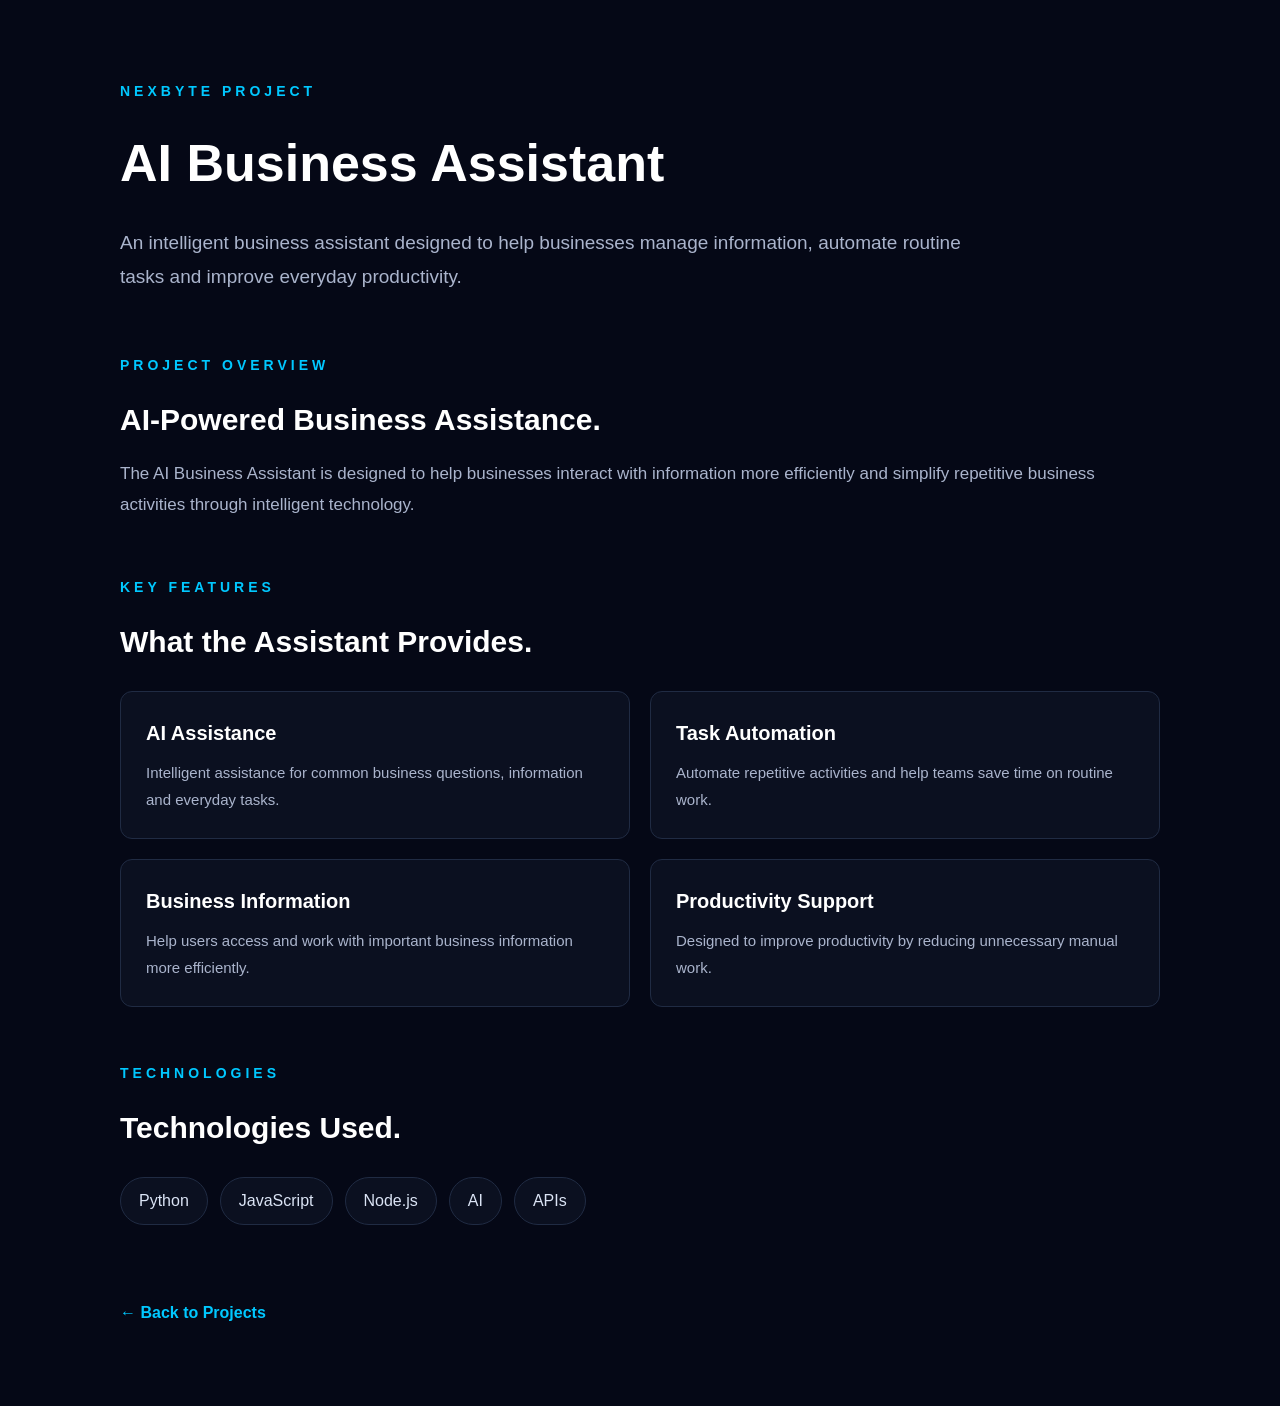
<file: projects/ai-business-assistant.html>
<!DOCTYPE html>
<html lang="en">
<head>
    <meta charset="UTF-8">
    <meta name="viewport" content="width=device-width, initial-scale=1.0">

    <title>AI Business Assistant | Nexbyte</title>

    <link rel="stylesheet" href="../style.css">

    <style>
        .project-page {
            max-width: 1100px;
            margin: 0 auto;
            padding: 80px 30px;
        }

        .project-label {
            color: #00c8ff;
            font-size: 14px;
            font-weight: 700;
            letter-spacing: 4px;
            margin-bottom: 20px;
        }

        .project-page h1 {
            font-size: 52px;
            margin-bottom: 20px;
        }

        .project-intro {
            color: #aab4cc;
            font-size: 19px;
            line-height: 1.8;
            max-width: 850px;
            margin-bottom: 60px;
        }

        .project-block {
            margin-bottom: 55px;
        }

        .project-block h2 {
            font-size: 30px;
            margin-bottom: 15px;
        }

        .project-block p {
            color: #aab4cc;
            font-size: 17px;
            line-height: 1.8;
        }

        .project-list {
            display: grid;
            grid-template-columns: repeat(2, 1fr);
            gap: 20px;
            margin-top: 25px;
        }

        .project-item {
            background: #0b1020;
            border: 1px solid #202b43;
            border-radius: 12px;
            padding: 25px;
        }

        .project-item h3 {
            font-size: 20px;
            margin-bottom: 10px;
        }

        .project-item p {
            margin: 0;
            font-size: 15px;
        }

        .technologies {
            display: flex;
            flex-wrap: wrap;
            gap: 12px;
            margin-top: 25px;
        }

        .tech {
            border: 1px solid #202b43;
            padding: 10px 18px;
            border-radius: 30px;
            color: #dbe4f5;
            background: #0b1020;
        }

        .back-link {
            display: inline-block;
            margin-top: 20px;
            color: #00c8ff;
            font-weight: 700;
            text-decoration: none;
        }

        @media (max-width: 700px) {
            .project-page {
                padding: 60px 20px;
            }

            .project-page h1 {
                font-size: 38px;
            }

            .project-list {
                grid-template-columns: 1fr;
            }
        }
    </style>
</head>

<body>

    <main class="project-page">

        <div class="project-label">
            NEXBYTE PROJECT
        </div>

        <h1>AI Business Assistant</h1>

        <p class="project-intro">
            An intelligent business assistant designed to help businesses
            manage information, automate routine tasks and improve
            everyday productivity.
        </p>

        <section class="project-block">

            <div class="project-label">
                PROJECT OVERVIEW
            </div>

            <h2>AI-Powered Business Assistance.</h2>

            <p>
                The AI Business Assistant is designed to help businesses
                interact with information more efficiently and simplify
                repetitive business activities through intelligent
                technology.
            </p>

        </section>

        <section class="project-block">

            <div class="project-label">
                KEY FEATURES
            </div>

            <h2>What the Assistant Provides.</h2>

            <div class="project-list">

                <div class="project-item">
                    <h3>AI Assistance</h3>
                    <p>
                        Intelligent assistance for common business
                        questions, information and everyday tasks.
                    </p>
                </div>

                <div class="project-item">
                    <h3>Task Automation</h3>
                    <p>
                        Automate repetitive activities and help teams
                        save time on routine work.
                    </p>
                </div>

                <div class="project-item">
                    <h3>Business Information</h3>
                    <p>
                        Help users access and work with important
                        business information more efficiently.
                    </p>
                </div>

                <div class="project-item">
                    <h3>Productivity Support</h3>
                    <p>
                        Designed to improve productivity by reducing
                        unnecessary manual work.
                    </p>
                </div>

            </div>

        </section>

        <section class="project-block">

            <div class="project-label">
                TECHNOLOGIES
            </div>

            <h2>Technologies Used.</h2>

            <div class="technologies">

                <span class="tech">Python</span>
                <span class="tech">JavaScript</span>
                <span class="tech">Node.js</span>
                <span class="tech">AI</span>
                <span class="tech">APIs</span>

            </div>

        </section>

        <a href="../index.html#projects" class="back-link">
            ← Back to Projects
        </a>

    </main>

</body>
</html>
</file>
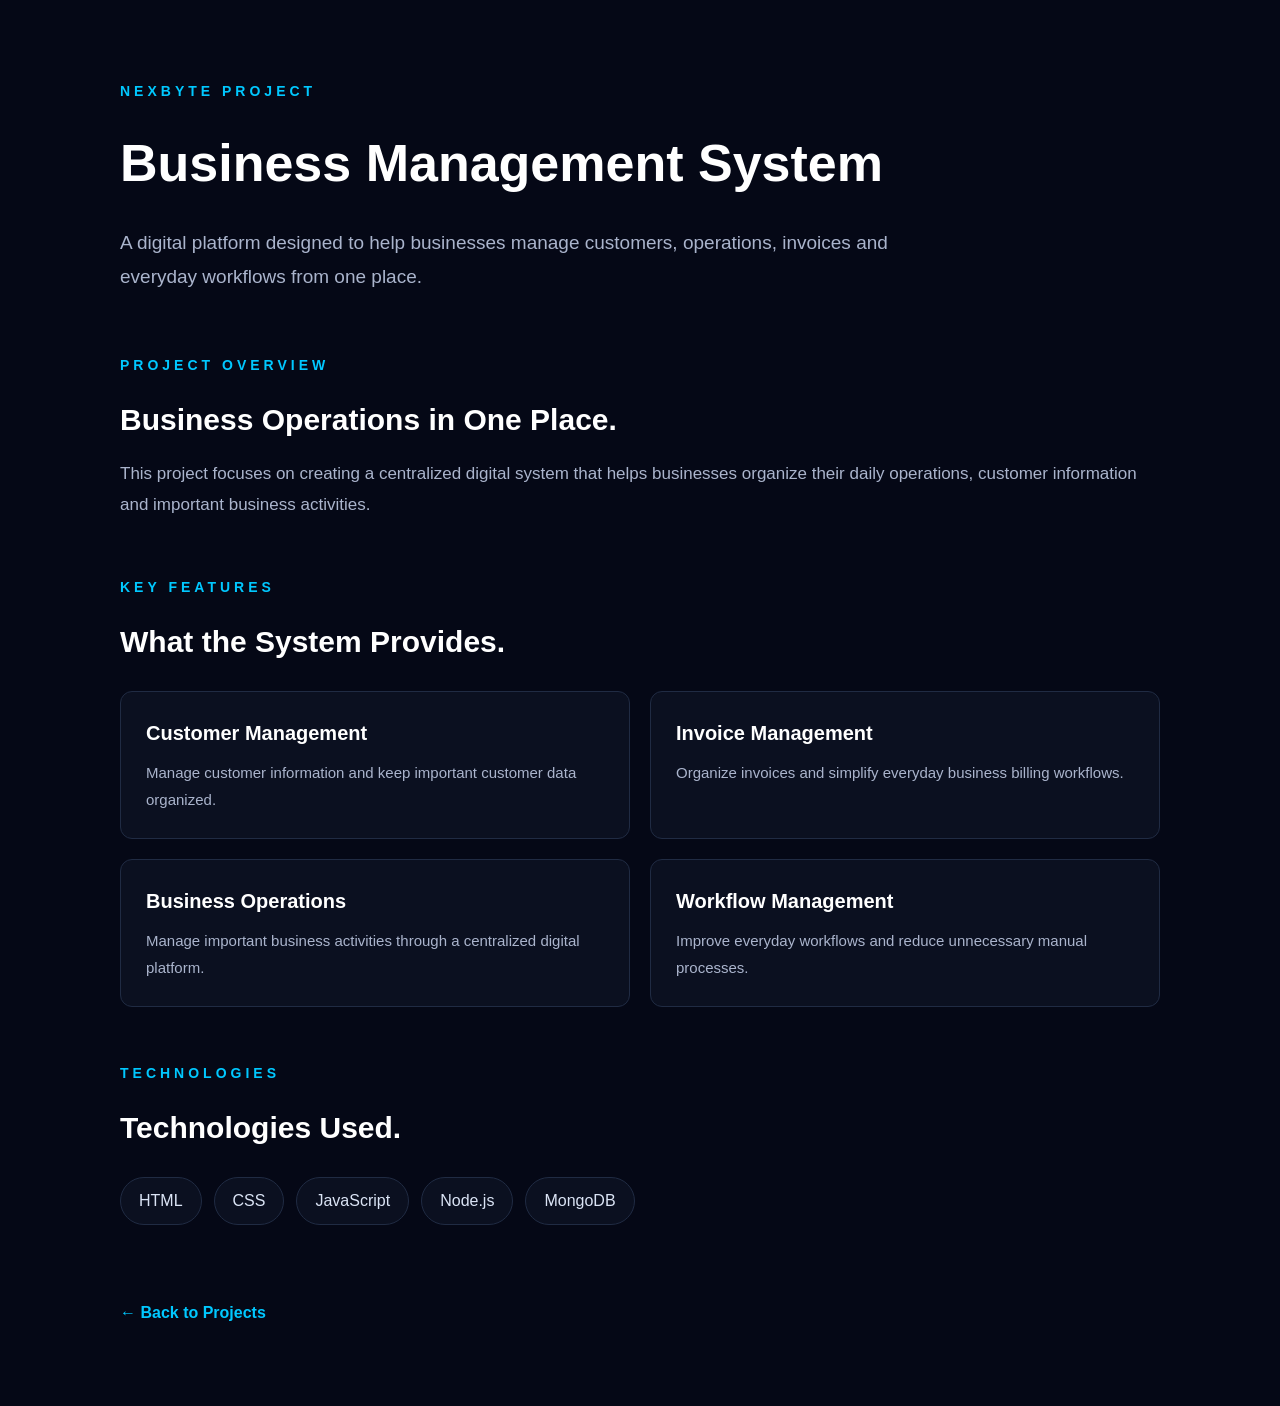
<file: projects/business-management-system.html>
<!DOCTYPE html>
<html lang="en">
<head>
    <meta charset="UTF-8">
    <meta name="viewport" content="width=device-width, initial-scale=1.0">

    <title>Business Management System | Nexbyte</title>

    <link rel="stylesheet" href="../style.css">

    <style>
        .project-page {
            max-width: 1100px;
            margin: 0 auto;
            padding: 80px 30px;
        }

        .project-label {
            color: #00c8ff;
            font-size: 14px;
            font-weight: 700;
            letter-spacing: 4px;
            margin-bottom: 20px;
        }

        .project-page h1 {
            font-size: 52px;
            margin-bottom: 20px;
        }

        .project-intro {
            color: #aab4cc;
            font-size: 19px;
            line-height: 1.8;
            max-width: 850px;
            margin-bottom: 60px;
        }

        .project-block {
            margin-bottom: 55px;
        }

        .project-block h2 {
            font-size: 30px;
            margin-bottom: 15px;
        }

        .project-block p {
            color: #aab4cc;
            font-size: 17px;
            line-height: 1.8;
        }

        .project-list {
            display: grid;
            grid-template-columns: repeat(2, 1fr);
            gap: 20px;
            margin-top: 25px;
        }

        .project-item {
            background: #0b1020;
            border: 1px solid #202b43;
            border-radius: 12px;
            padding: 25px;
        }

        .project-item h3 {
            font-size: 20px;
            margin-bottom: 10px;
        }

        .project-item p {
            margin: 0;
            font-size: 15px;
        }

        .technologies {
            display: flex;
            flex-wrap: wrap;
            gap: 12px;
            margin-top: 25px;
        }

        .tech {
            border: 1px solid #202b43;
            padding: 10px 18px;
            border-radius: 30px;
            color: #dbe4f5;
            background: #0b1020;
        }

        .back-link {
            display: inline-block;
            margin-top: 20px;
            color: #00c8ff;
            font-weight: 700;
            text-decoration: none;
        }

        @media (max-width: 700px) {
            .project-page {
                padding: 60px 20px;
            }

            .project-page h1 {
                font-size: 38px;
            }

            .project-list {
                grid-template-columns: 1fr;
            }
        }
    </style>
</head>

<body>

    <main class="project-page">

        <div class="project-label">
            NEXBYTE PROJECT
        </div>

        <h1>Business Management System</h1>

        <p class="project-intro">
            A digital platform designed to help businesses manage customers,
            operations, invoices and everyday workflows from one place.
        </p>

        <section class="project-block">

            <div class="project-label">
                PROJECT OVERVIEW
            </div>

            <h2>Business Operations in One Place.</h2>

            <p>
                This project focuses on creating a centralized digital system
                that helps businesses organize their daily operations,
                customer information and important business activities.
            </p>

        </section>

        <section class="project-block">

            <div class="project-label">
                KEY FEATURES
            </div>

            <h2>What the System Provides.</h2>

            <div class="project-list">

                <div class="project-item">
                    <h3>Customer Management</h3>
                    <p>
                        Manage customer information and keep important
                        customer data organized.
                    </p>
                </div>

                <div class="project-item">
                    <h3>Invoice Management</h3>
                    <p>
                        Organize invoices and simplify everyday
                        business billing workflows.
                    </p>
                </div>

                <div class="project-item">
                    <h3>Business Operations</h3>
                    <p>
                        Manage important business activities through
                        a centralized digital platform.
                    </p>
                </div>

                <div class="project-item">
                    <h3>Workflow Management</h3>
                    <p>
                        Improve everyday workflows and reduce unnecessary
                        manual processes.
                    </p>
                </div>

            </div>

        </section>

        <section class="project-block">

            <div class="project-label">
                TECHNOLOGIES
            </div>

            <h2>Technologies Used.</h2>

            <div class="technologies">

                <span class="tech">HTML</span>
                <span class="tech">CSS</span>
                <span class="tech">JavaScript</span>
                <span class="tech">Node.js</span>
                <span class="tech">MongoDB</span>

            </div>

        </section>

        <a href="../index.html#projects" class="back-link">
            ← Back to Projects
        </a>

    </main>

</body>
</html>
</file>
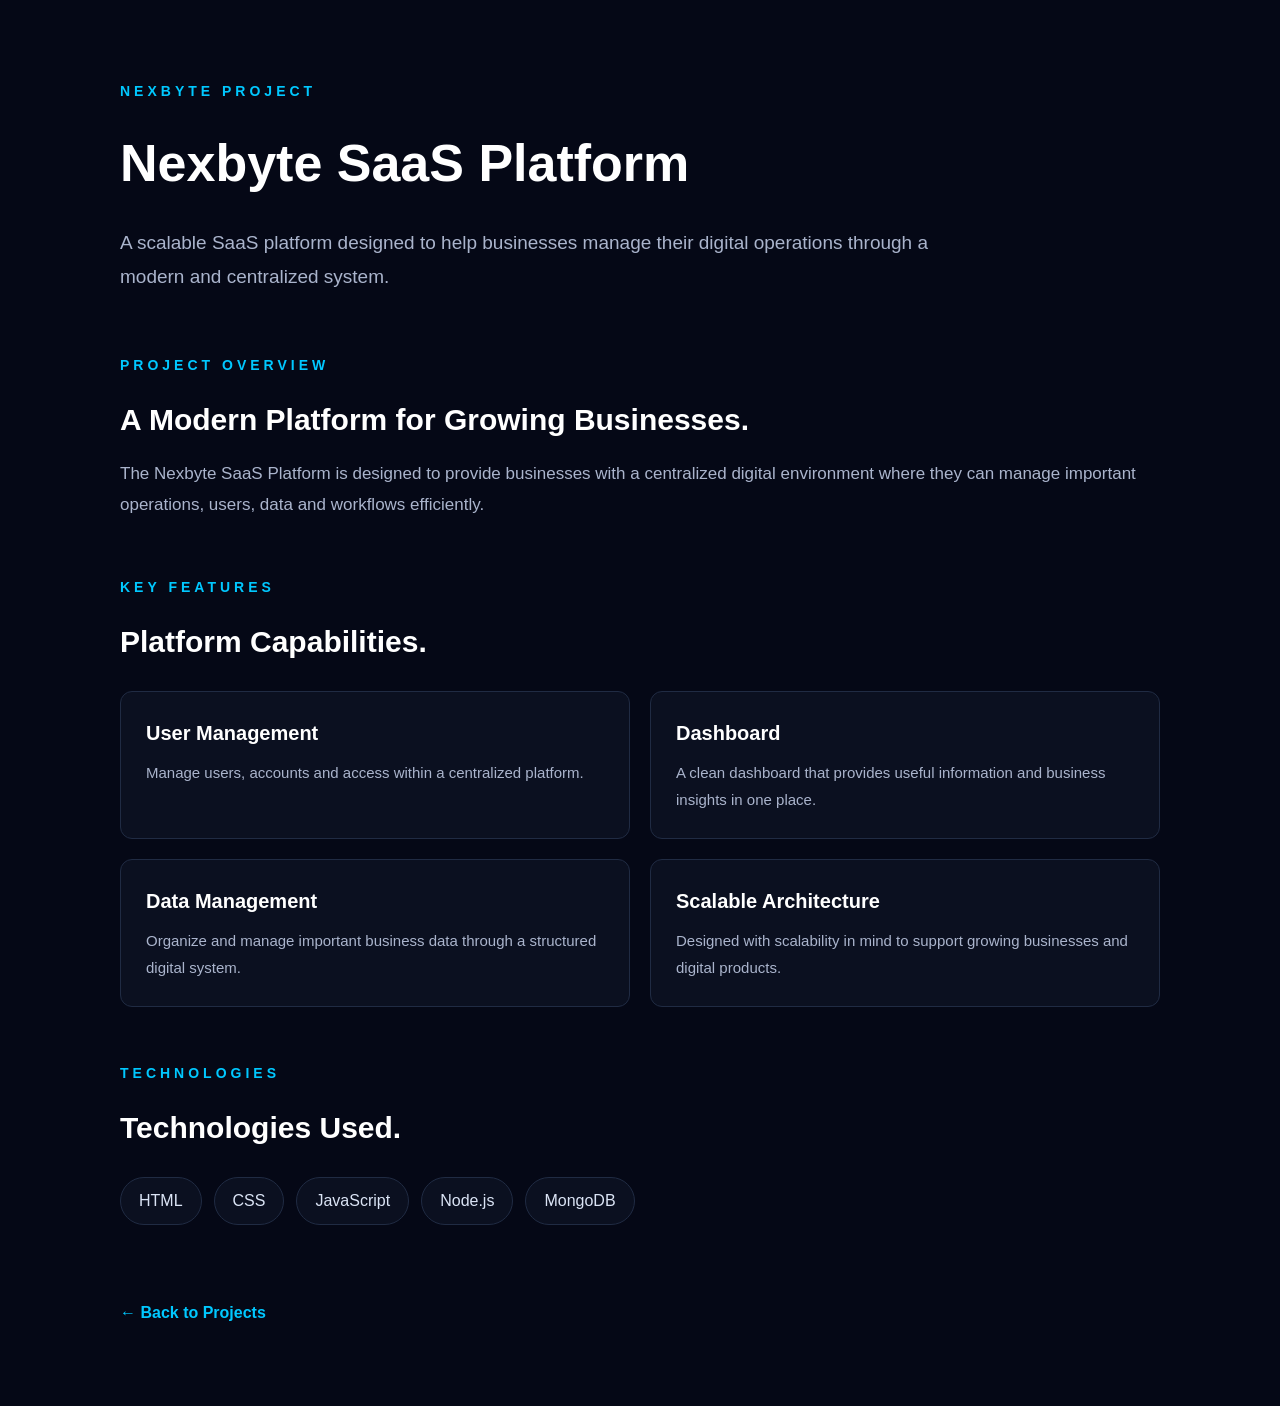
<file: projects/nexbyte-saas-platform.html>
<!DOCTYPE html>
<html lang="en">
<head>
    <meta charset="UTF-8">
    <meta name="viewport" content="width=device-width, initial-scale=1.0">

    <title>Nexbyte SaaS Platform | Nexbyte</title>

    <link rel="stylesheet" href="../style.css">

    <style>
        .project-page {
            max-width: 1100px;
            margin: 0 auto;
            padding: 80px 30px;
        }

        .project-label {
            color: #00c8ff;
            font-size: 14px;
            font-weight: 700;
            letter-spacing: 4px;
            margin-bottom: 20px;
        }

        .project-page h1 {
            font-size: 52px;
            margin-bottom: 20px;
        }

        .project-intro {
            color: #aab4cc;
            font-size: 19px;
            line-height: 1.8;
            max-width: 850px;
            margin-bottom: 60px;
        }

        .project-block {
            margin-bottom: 55px;
        }

        .project-block h2 {
            font-size: 30px;
            margin-bottom: 15px;
        }

        .project-block p {
            color: #aab4cc;
            font-size: 17px;
            line-height: 1.8;
        }

        .project-list {
            display: grid;
            grid-template-columns: repeat(2, 1fr);
            gap: 20px;
            margin-top: 25px;
        }

        .project-item {
            background: #0b1020;
            border: 1px solid #202b43;
            border-radius: 12px;
            padding: 25px;
        }

        .project-item h3 {
            font-size: 20px;
            margin-bottom: 10px;
        }

        .project-item p {
            margin: 0;
            font-size: 15px;
        }

        .technologies {
            display: flex;
            flex-wrap: wrap;
            gap: 12px;
            margin-top: 25px;
        }

        .tech {
            border: 1px solid #202b43;
            padding: 10px 18px;
            border-radius: 30px;
            color: #dbe4f5;
            background: #0b1020;
        }

        .back-link {
            display: inline-block;
            margin-top: 20px;
            color: #00c8ff;
            font-weight: 700;
            text-decoration: none;
        }

        @media (max-width: 700px) {
            .project-page {
                padding: 60px 20px;
            }

            .project-page h1 {
                font-size: 38px;
            }

            .project-list {
                grid-template-columns: 1fr;
            }
        }
    </style>
</head>

<body>

    <main class="project-page">

        <div class="project-label">
            NEXBYTE PROJECT
        </div>

        <h1>Nexbyte SaaS Platform</h1>

        <p class="project-intro">
            A scalable SaaS platform designed to help businesses manage
            their digital operations through a modern and centralized system.
        </p>

        <section class="project-block">

            <div class="project-label">
                PROJECT OVERVIEW
            </div>

            <h2>A Modern Platform for Growing Businesses.</h2>

            <p>
                The Nexbyte SaaS Platform is designed to provide businesses
                with a centralized digital environment where they can manage
                important operations, users, data and workflows efficiently.
            </p>

        </section>

        <section class="project-block">

            <div class="project-label">
                KEY FEATURES
            </div>

            <h2>Platform Capabilities.</h2>

            <div class="project-list">

                <div class="project-item">
                    <h3>User Management</h3>
                    <p>
                        Manage users, accounts and access within a
                        centralized platform.
                    </p>
                </div>

                <div class="project-item">
                    <h3>Dashboard</h3>
                    <p>
                        A clean dashboard that provides useful information
                        and business insights in one place.
                    </p>
                </div>

                <div class="project-item">
                    <h3>Data Management</h3>
                    <p>
                        Organize and manage important business data
                        through a structured digital system.
                    </p>
                </div>

                <div class="project-item">
                    <h3>Scalable Architecture</h3>
                    <p>
                        Designed with scalability in mind to support
                        growing businesses and digital products.
                    </p>
                </div>

            </div>

        </section>

        <section class="project-block">

            <div class="project-label">
                TECHNOLOGIES
            </div>

            <h2>Technologies Used.</h2>

            <div class="technologies">

                <span class="tech">HTML</span>
                <span class="tech">CSS</span>
                <span class="tech">JavaScript</span>
                <span class="tech">Node.js</span>
                <span class="tech">MongoDB</span>

            </div>

        </section>

        <a href="../index.html#projects" class="back-link">
            ← Back to Projects
        </a>

    </main>

</body>
</html>
</file>
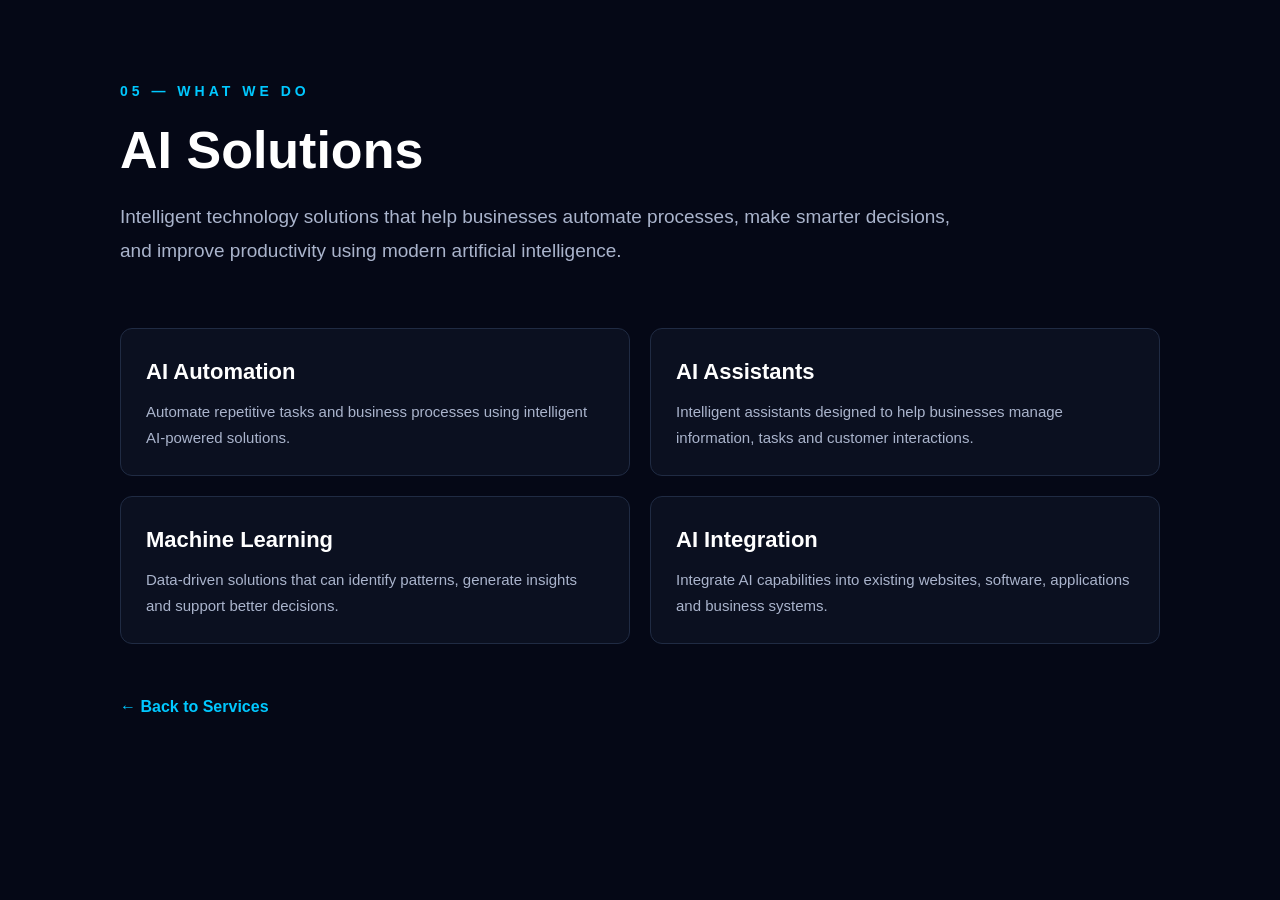
<file: services/ai-solutions.html>
<!DOCTYPE html>
<html lang="en">
<head>
    <meta charset="UTF-8">
    <meta name="viewport" content="width=device-width, initial-scale=1.0">

    <title>AI Solutions | Nexbyte</title>

    <link rel="stylesheet" href="../style.css">

    <style>
        .service-page {
            max-width: 1100px;
            margin: 0 auto;
            padding: 80px 30px;
        }

        .service-label {
            color: #00c8ff;
            font-size: 14px;
            font-weight: 700;
            letter-spacing: 4px;
            margin-bottom: 20px;
        }

        .service-page h1 {
            font-size: 52px;
            margin-bottom: 20px;
        }

        .service-intro {
            color: #aab4cc;
            font-size: 19px;
            line-height: 1.8;
            max-width: 850px;
            margin-bottom: 60px;
        }

        .service-list {
            display: grid;
            grid-template-columns: repeat(2, 1fr);
            gap: 20px;
        }

        .service-item {
            border: 1px solid #202b43;
            background: #0b1020;
            padding: 25px;
            border-radius: 12px;
        }

        .service-item h2 {
            margin-bottom: 10px;
            font-size: 22px;
        }

        .service-item p {
            color: #aab4cc;
            line-height: 1.7;
            margin: 0;
        }

        .back-link {
            display: inline-block;
            margin-top: 50px;
            color: #00c8ff;
            font-weight: 700;
            text-decoration: none;
        }

        @media (max-width: 700px) {
            .service-page {
                padding: 60px 20px;
            }

            .service-page h1 {
                font-size: 38px;
            }

            .service-list {
                grid-template-columns: 1fr;
            }
        }
    </style>
</head>

<body>

    <main class="service-page">

        <div class="service-label">
            05 — WHAT WE DO
        </div>

        <h1>AI Solutions</h1>

        <p class="service-intro">
            Intelligent technology solutions that help businesses
            automate processes, make smarter decisions, and improve
            productivity using modern artificial intelligence.
        </p>

        <div class="service-list">

            <div class="service-item">
                <h2>AI Automation</h2>
                <p>
                    Automate repetitive tasks and business processes
                    using intelligent AI-powered solutions.
                </p>
            </div>

            <div class="service-item">
                <h2>AI Assistants</h2>
                <p>
                    Intelligent assistants designed to help businesses
                    manage information, tasks and customer interactions.
                </p>
            </div>

            <div class="service-item">
                <h2>Machine Learning</h2>
                <p>
                    Data-driven solutions that can identify patterns,
                    generate insights and support better decisions.
                </p>
            </div>

            <div class="service-item">
                <h2>AI Integration</h2>
                <p>
                    Integrate AI capabilities into existing websites,
                    software, applications and business systems.
                </p>
            </div>

        </div>

        <a href="../index.html#services" class="back-link">
            ← Back to Services
        </a>

    </main>

</body>
</html>
</file>
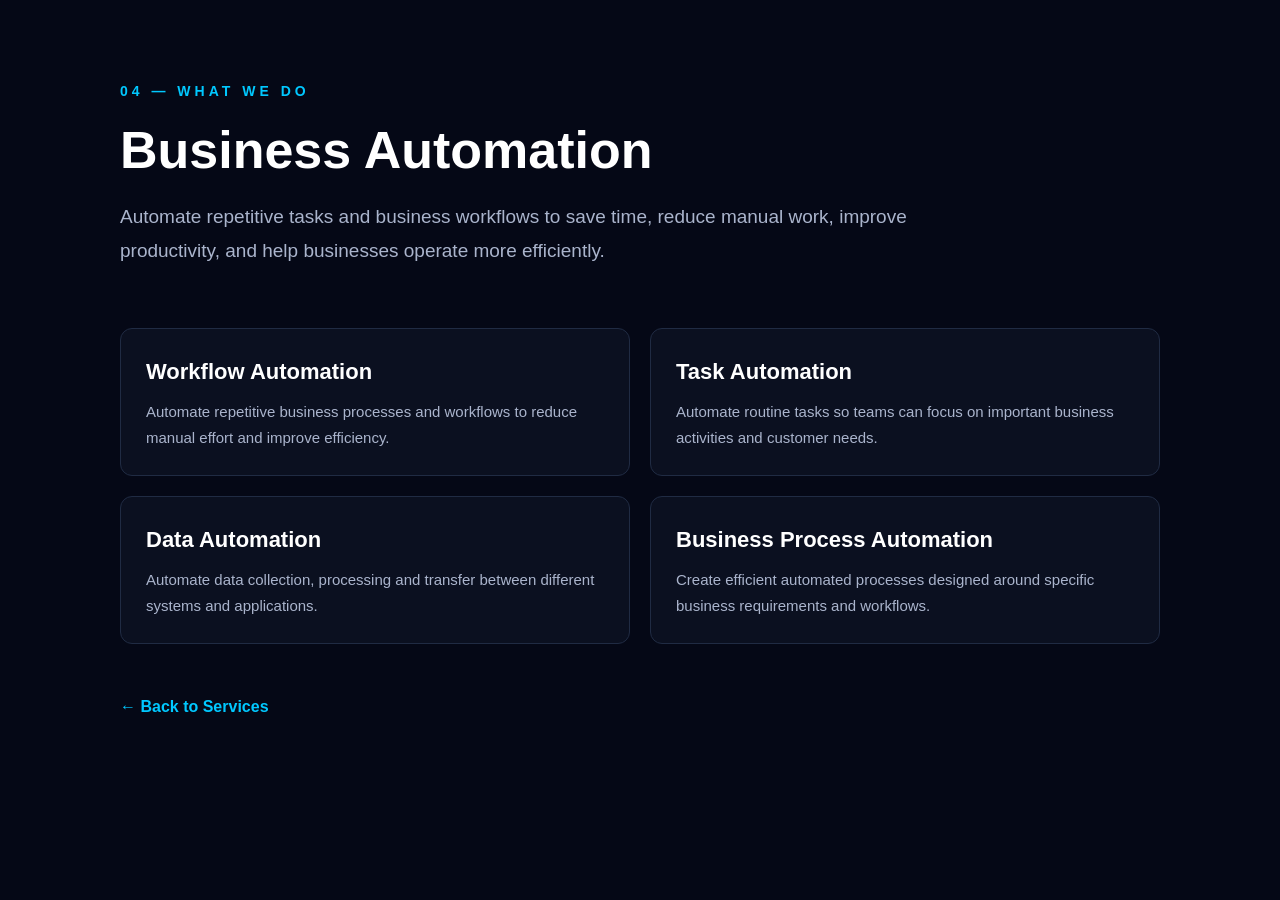
<file: services/business-automation.html>
<!DOCTYPE html>
<html lang="en">
<head>
    <meta charset="UTF-8">
    <meta name="viewport" content="width=device-width, initial-scale=1.0">

    <title>Business Automation | Nexbyte</title>

    <link rel="stylesheet" href="../style.css">

    <style>
        .service-page {
            max-width: 1100px;
            margin: 0 auto;
            padding: 80px 30px;
        }

        .service-label {
            color: #00c8ff;
            font-size: 14px;
            font-weight: 700;
            letter-spacing: 4px;
            margin-bottom: 20px;
        }

        .service-page h1 {
            font-size: 52px;
            margin-bottom: 20px;
        }

        .service-intro {
            color: #aab4cc;
            font-size: 19px;
            line-height: 1.8;
            max-width: 850px;
            margin-bottom: 60px;
        }

        .service-list {
            display: grid;
            grid-template-columns: repeat(2, 1fr);
            gap: 20px;
        }

        .service-item {
            border: 1px solid #202b43;
            background: #0b1020;
            padding: 25px;
            border-radius: 12px;
        }

        .service-item h2 {
            margin-bottom: 10px;
            font-size: 22px;
        }

        .service-item p {
            color: #aab4cc;
            line-height: 1.7;
            margin: 0;
        }

        .back-link {
            display: inline-block;
            margin-top: 50px;
            color: #00c8ff;
            font-weight: 700;
            text-decoration: none;
        }

        @media (max-width: 700px) {
            .service-page {
                padding: 60px 20px;
            }

            .service-page h1 {
                font-size: 38px;
            }

            .service-list {
                grid-template-columns: 1fr;
            }
        }
    </style>
</head>

<body>

    <main class="service-page">

        <div class="service-label">
            04 — WHAT WE DO
        </div>

        <h1>Business Automation</h1>

        <p class="service-intro">
            Automate repetitive tasks and business workflows to save time,
            reduce manual work, improve productivity, and help businesses
            operate more efficiently.
        </p>

        <div class="service-list">

            <div class="service-item">
                <h2>Workflow Automation</h2>
                <p>
                    Automate repetitive business processes and workflows
                    to reduce manual effort and improve efficiency.
                </p>
            </div>

            <div class="service-item">
                <h2>Task Automation</h2>
                <p>
                    Automate routine tasks so teams can focus on important
                    business activities and customer needs.
                </p>
            </div>

            <div class="service-item">
                <h2>Data Automation</h2>
                <p>
                    Automate data collection, processing and transfer
                    between different systems and applications.
                </p>
            </div>

            <div class="service-item">
                <h2>Business Process Automation</h2>
                <p>
                    Create efficient automated processes designed around
                    specific business requirements and workflows.
                </p>
            </div>

        </div>

        <a href="../index.html#services" class="back-link">
            ← Back to Services
        </a>

    </main>

</body>
</html>
</file>
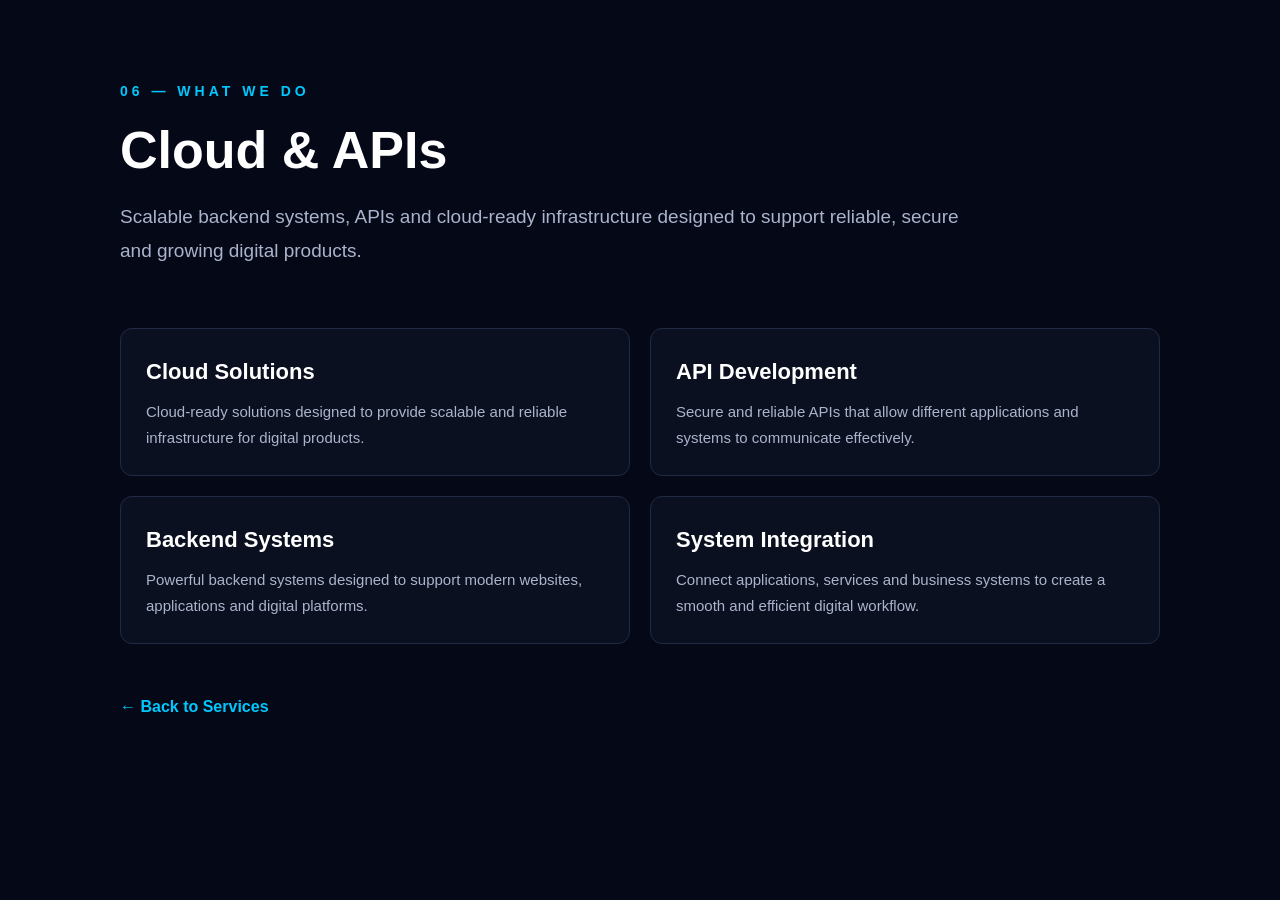
<file: services/cloud-apis.html>
<!DOCTYPE html>
<html lang="en">
<head>
    <meta charset="UTF-8">
    <meta name="viewport" content="width=device-width, initial-scale=1.0">

    <title>Cloud & APIs | Nexbyte</title>

    <link rel="stylesheet" href="../style.css">

    <style>
        .service-page {
            max-width: 1100px;
            margin: 0 auto;
            padding: 80px 30px;
        }

        .service-label {
            color: #00c8ff;
            font-size: 14px;
            font-weight: 700;
            letter-spacing: 4px;
            margin-bottom: 20px;
        }

        .service-page h1 {
            font-size: 52px;
            margin-bottom: 20px;
        }

        .service-intro {
            color: #aab4cc;
            font-size: 19px;
            line-height: 1.8;
            max-width: 850px;
            margin-bottom: 60px;
        }

        .service-list {
            display: grid;
            grid-template-columns: repeat(2, 1fr);
            gap: 20px;
        }

        .service-item {
            border: 1px solid #202b43;
            background: #0b1020;
            padding: 25px;
            border-radius: 12px;
        }

        .service-item h2 {
            margin-bottom: 10px;
            font-size: 22px;
        }

        .service-item p {
            color: #aab4cc;
            line-height: 1.7;
            margin: 0;
        }

        .back-link {
            display: inline-block;
            margin-top: 50px;
            color: #00c8ff;
            font-weight: 700;
            text-decoration: none;
        }

        @media (max-width: 700px) {
            .service-page {
                padding: 60px 20px;
            }

            .service-page h1 {
                font-size: 38px;
            }

            .service-list {
                grid-template-columns: 1fr;
            }
        }
    </style>
</head>

<body>

    <main class="service-page">

        <div class="service-label">
            06 — WHAT WE DO
        </div>

        <h1>Cloud & APIs</h1>

        <p class="service-intro">
            Scalable backend systems, APIs and cloud-ready infrastructure
            designed to support reliable, secure and growing digital products.
        </p>

        <div class="service-list">

            <div class="service-item">
                <h2>Cloud Solutions</h2>
                <p>
                    Cloud-ready solutions designed to provide scalable
                    and reliable infrastructure for digital products.
                </p>
            </div>

            <div class="service-item">
                <h2>API Development</h2>
                <p>
                    Secure and reliable APIs that allow different
                    applications and systems to communicate effectively.
                </p>
            </div>

            <div class="service-item">
                <h2>Backend Systems</h2>
                <p>
                    Powerful backend systems designed to support
                    modern websites, applications and digital platforms.
                </p>
            </div>

            <div class="service-item">
                <h2>System Integration</h2>
                <p>
                    Connect applications, services and business systems
                    to create a smooth and efficient digital workflow.
                </p>
            </div>

        </div>

        <a href="../index.html#services" class="back-link">
            ← Back to Services
        </a>

    </main>

</body>
</html>
</file>
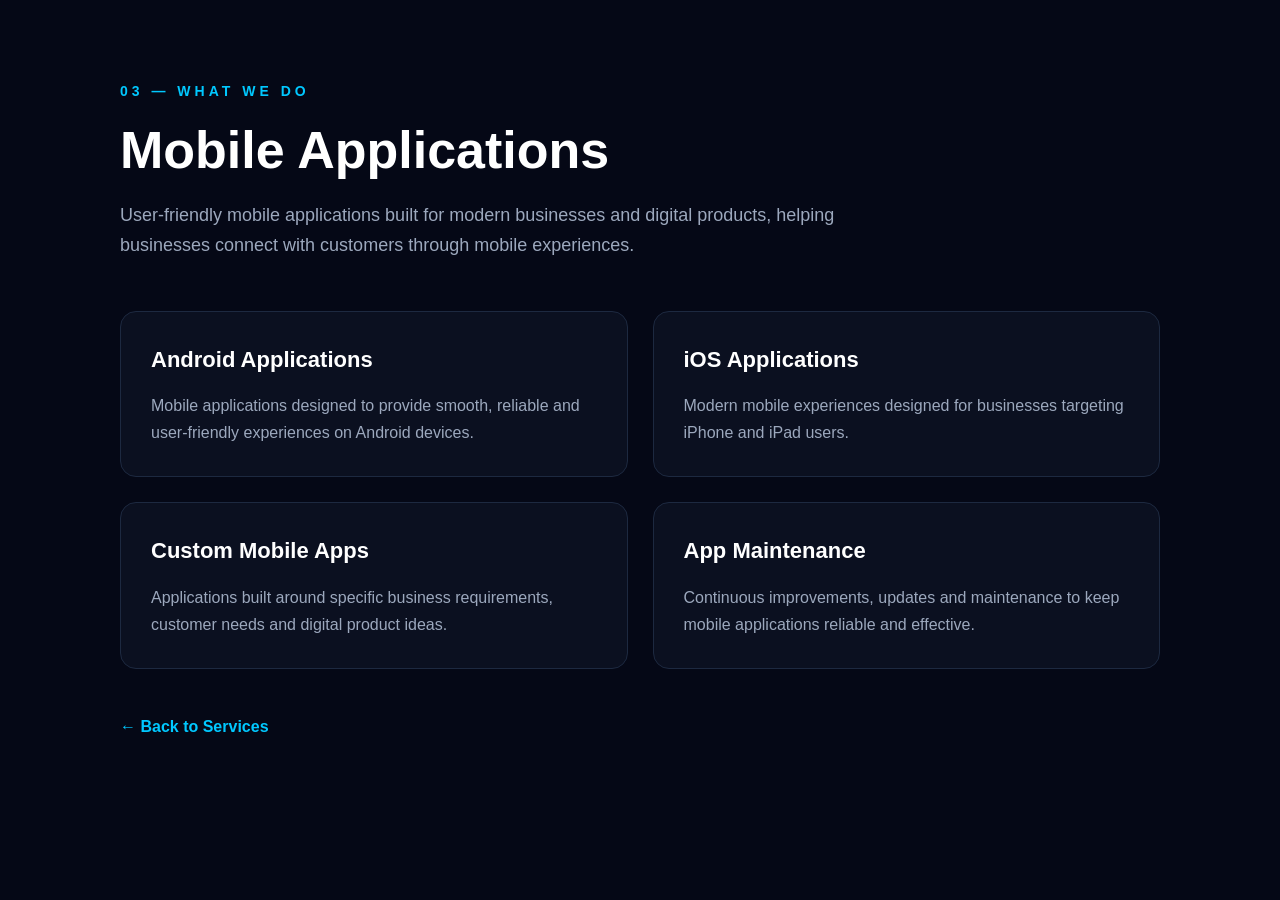
<file: services/mobile-applications.html>
<!DOCTYPE html>
<html lang="en">
<head>
    <meta charset="UTF-8">
    <meta name="viewport" content="width=device-width, initial-scale=1.0">

    <title>Mobile Applications | Nexbyte</title>

    <link rel="stylesheet" href="../style.css">

    <style>
        .service-page {
            max-width: 1100px;
            margin: 0 auto;
            padding: 80px 30px;
        }

        .service-label {
            color: #00c8ff;
            font-size: 14px;
            font-weight: 700;
            letter-spacing: 4px;
            margin-bottom: 20px;
        }

        .service-page h1 {
            font-size: 52px;
            margin-bottom: 20px;
        }

        .service-page .intro {
            font-size: 18px;
            line-height: 1.7;
            color: #9ca8bd;
            max-width: 750px;
            margin-bottom: 50px;
        }

        .service-content {
            display: grid;
            grid-template-columns: repeat(2, 1fr);
            gap: 25px;
        }

        .service-box {
            background: #0b1020;
            border: 1px solid #1d2940;
            border-radius: 16px;
            padding: 30px;
        }

        .service-box h2 {
            font-size: 22px;
            margin-bottom: 15px;
        }

        .service-box p {
            color: #9ca8bd;
            line-height: 1.7;
        }

        .back-link {
            display: inline-block;
            margin-top: 45px;
            color: #00c8ff;
            font-weight: 700;
            text-decoration: none;
        }

        @media (max-width: 700px) {
            .service-page {
                padding: 60px 20px;
            }

            .service-page h1 {
                font-size: 38px;
            }

            .service-content {
                grid-template-columns: 1fr;
            }
        }
    </style>
</head>

<body>

    <main class="service-page">

        <div class="service-label">03 — WHAT WE DO</div>

        <h1>Mobile Applications</h1>

        <p class="intro">
            User-friendly mobile applications built for modern businesses
            and digital products, helping businesses connect with customers
            through mobile experiences.
        </p>

        <div class="service-content">

            <div class="service-box">
                <h2>Android Applications</h2>
                <p>
                    Mobile applications designed to provide smooth,
                    reliable and user-friendly experiences on Android devices.
                </p>
            </div>

            <div class="service-box">
                <h2>iOS Applications</h2>
                <p>
                    Modern mobile experiences designed for businesses
                    targeting iPhone and iPad users.
                </p>
            </div>

            <div class="service-box">
                <h2>Custom Mobile Apps</h2>
                <p>
                    Applications built around specific business requirements,
                    customer needs and digital product ideas.
                </p>
            </div>

            <div class="service-box">
                <h2>App Maintenance</h2>
                <p>
                    Continuous improvements, updates and maintenance to keep
                    mobile applications reliable and effective.
                </p>
            </div>

        </div>

        <a href="../index.html#services" class="back-link">
            ← Back to Services
        </a>

    </main>

</body>
</html>
</file>
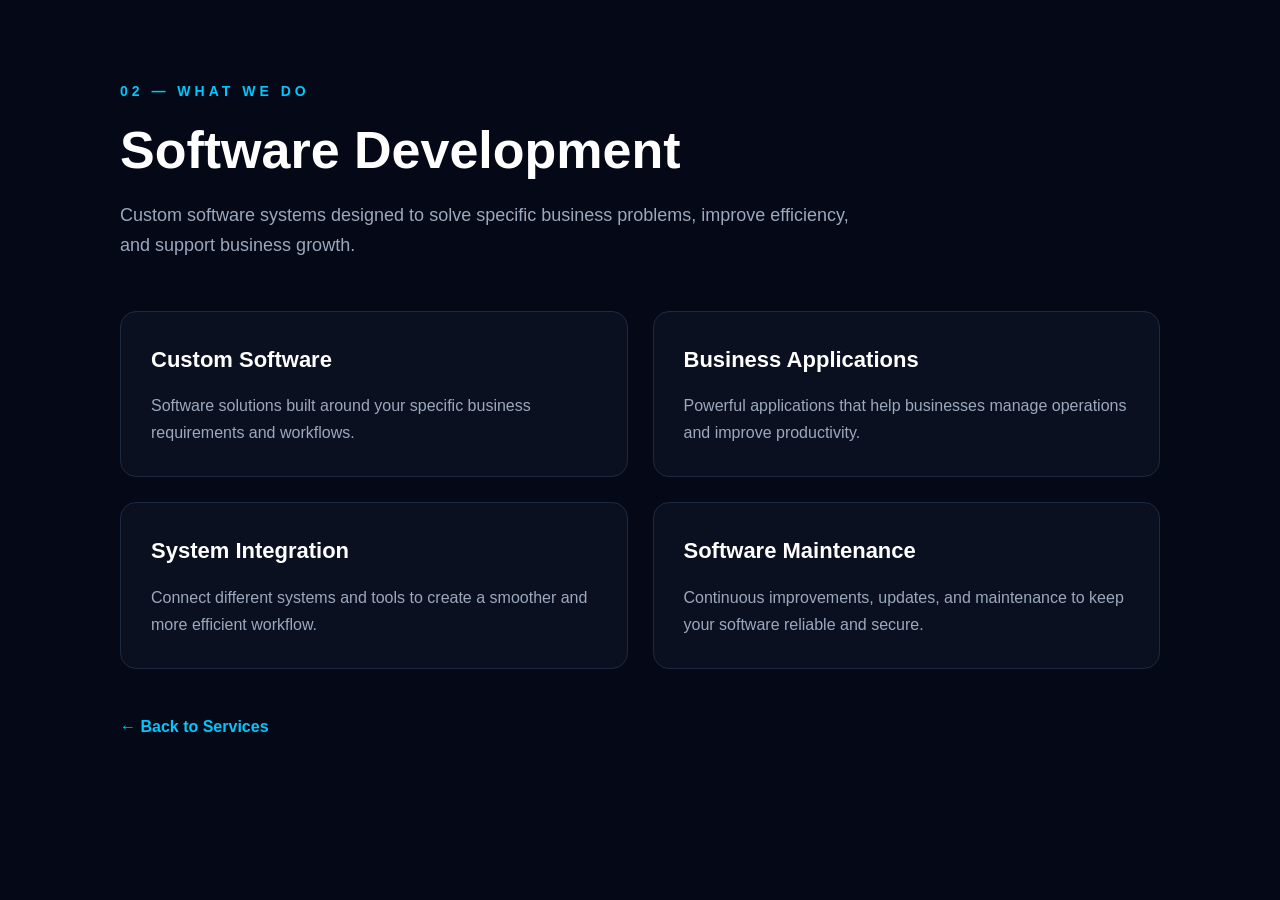
<file: services/software-development.html>
<!DOCTYPE html>
<html lang="en">
<head>
    <meta charset="UTF-8">
    <meta name="viewport" content="width=device-width, initial-scale=1.0">

    <title>Software Development | Nexbyte</title>

    <link rel="stylesheet" href="../style.css">

    <style>
        .service-page {
            max-width: 1100px;
            margin: 0 auto;
            padding: 80px 30px;
        }

        .service-label {
            color: #00c8ff;
            font-size: 14px;
            font-weight: 700;
            letter-spacing: 4px;
            margin-bottom: 20px;
        }

        .service-page h1 {
            font-size: 52px;
            margin-bottom: 20px;
        }

        .service-page .intro {
            font-size: 18px;
            line-height: 1.7;
            color: #9ca8bd;
            max-width: 750px;
            margin-bottom: 50px;
        }

        .service-content {
            display: grid;
            grid-template-columns: repeat(2, 1fr);
            gap: 25px;
        }

        .service-box {
            background: #0b1020;
            border: 1px solid #1d2940;
            border-radius: 16px;
            padding: 30px;
        }

        .service-box h2 {
            font-size: 22px;
            margin-bottom: 15px;
        }

        .service-box p {
            color: #9ca8bd;
            line-height: 1.7;
        }

        .back-link {
            display: inline-block;
            margin-top: 45px;
            color: #00c8ff;
            font-weight: 700;
            text-decoration: none;
        }

        @media (max-width: 700px) {
            .service-page {
                padding: 60px 20px;
            }

            .service-page h1 {
                font-size: 38px;
            }

            .service-content {
                grid-template-columns: 1fr;
            }
        }
    </style>
</head>

<body>

    <main class="service-page">

        <div class="service-label">02 — WHAT WE DO</div>

        <h1>Software Development</h1>

        <p class="intro">
            Custom software systems designed to solve specific business
            problems, improve efficiency, and support business growth.
        </p>

        <div class="service-content">

            <div class="service-box">
                <h2>Custom Software</h2>
                <p>
                    Software solutions built around your specific business
                    requirements and workflows.
                </p>
            </div>

            <div class="service-box">
                <h2>Business Applications</h2>
                <p>
                    Powerful applications that help businesses manage
                    operations and improve productivity.
                </p>
            </div>

            <div class="service-box">
                <h2>System Integration</h2>
                <p>
                    Connect different systems and tools to create a smoother
                    and more efficient workflow.
                </p>
            </div>

            <div class="service-box">
                <h2>Software Maintenance</h2>
                <p>
                    Continuous improvements, updates, and maintenance to keep
                    your software reliable and secure.
                </p>
            </div>

        </div>

        <a href="../index.html#services" class="back-link">
            ← Back to Services
        </a>

    </main>

</body>
</html>
</file>
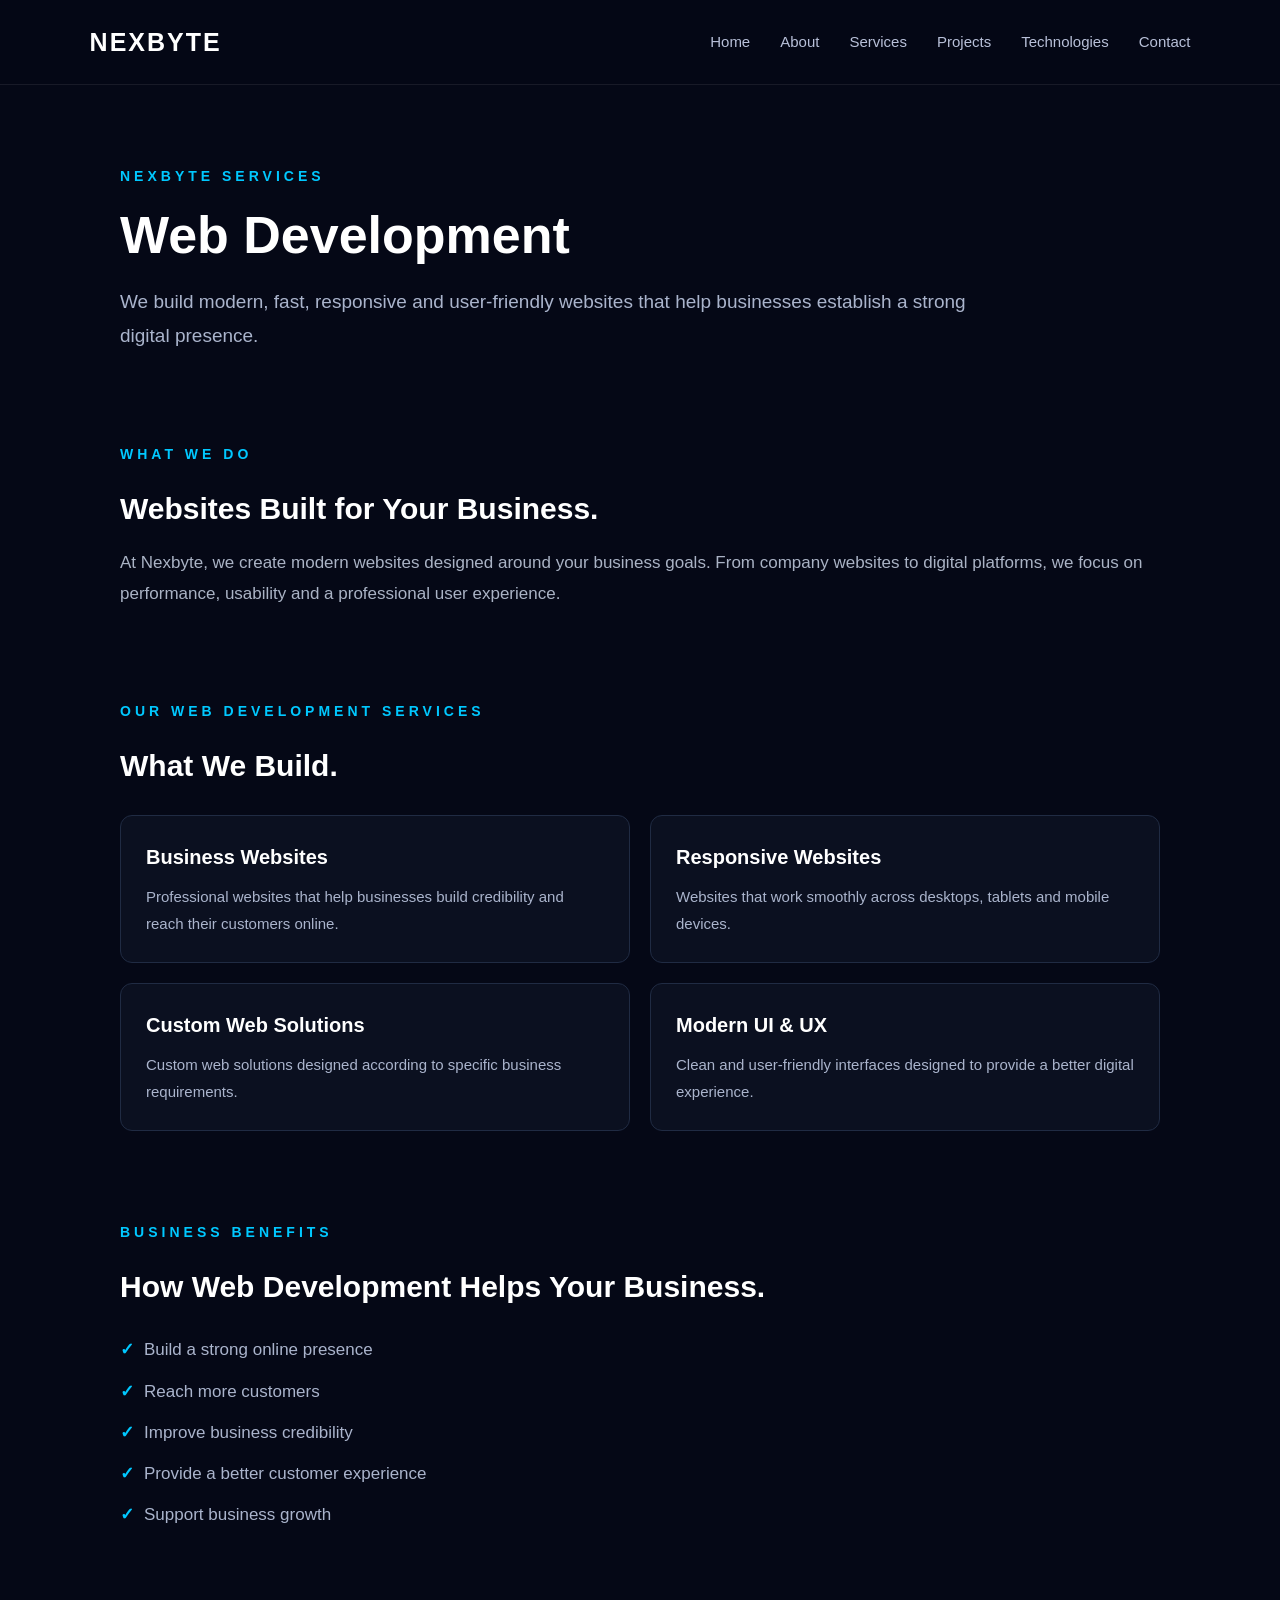
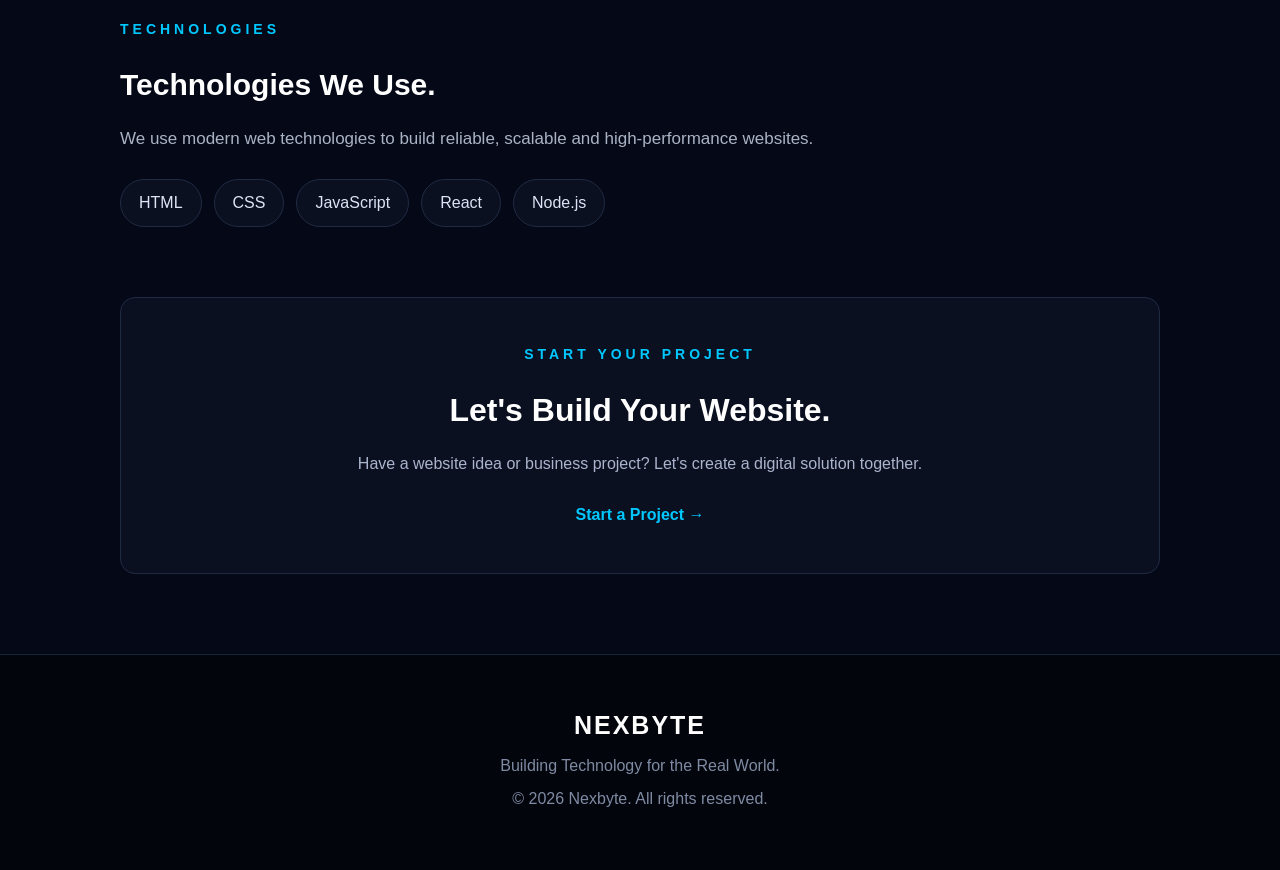
<file: services/web-development.html>
<!DOCTYPE html>
<html lang="en">
<head>
    <meta charset="UTF-8">
    <meta name="viewport" content="width=device-width, initial-scale=1.0">

    <title>Web Development | Nexbyte</title>

    <link rel="stylesheet" href="../style.css">

    <style>
        .service-page {
            max-width: 1100px;
            margin: 0 auto;
            padding: 80px 30px;
        }

        .service-label {
            color: #00c8ff;
            font-size: 14px;
            font-weight: 700;
            letter-spacing: 4px;
            margin-bottom: 20px;
        }

        .service-page h1 {
            font-size: 52px;
            margin-bottom: 20px;
        }

        .service-intro {
            color: #aab4cc;
            font-size: 19px;
            line-height: 1.8;
            max-width: 850px;
            margin-bottom: 60px;
        }

        .service-block {
            margin-bottom: 60px;
        }

        .service-block h2 {
            font-size: 30px;
            margin-bottom: 15px;
        }

        .service-block p {
            color: #aab4cc;
            font-size: 17px;
            line-height: 1.8;
        }

        .service-list {
            display: grid;
            grid-template-columns: repeat(2, 1fr);
            gap: 20px;
            margin-top: 25px;
        }

        .service-item {
            border: 1px solid #202b43;
            background: #0b1020;
            padding: 25px;
            border-radius: 12px;
        }

        .service-item h3 {
            margin-bottom: 10px;
            font-size: 20px;
        }

        .service-item p {
            margin: 0;
            font-size: 15px;
        }

        .benefits {
            list-style: none;
            padding: 0;
            margin-top: 25px;
        }

        .benefits li {
            color: #aab4cc;
            margin-bottom: 14px;
            font-size: 17px;
        }

        .benefits li::before {
            content: "✓";
            color: #00c8ff;
            font-weight: bold;
            margin-right: 10px;
        }

        .technologies {
            display: flex;
            flex-wrap: wrap;
            gap: 12px;
            margin-top: 25px;
        }

        .tech {
            border: 1px solid #202b43;
            padding: 10px 18px;
            border-radius: 30px;
            color: #dbe4f5;
            background: #0b1020;
        }

        .cta {
            margin-top: 70px;
            padding: 45px;
            border: 1px solid #202b43;
            border-radius: 15px;
            background: #0b1020;
            text-align: center;
        }

        .cta h2 {
            font-size: 32px;
            margin-bottom: 15px;
        }

        .cta p {
            color: #aab4cc;
            margin-bottom: 25px;
        }

        .cta a {
            color: #00c8ff;
            font-weight: 700;
            text-decoration: none;
        }

        @media (max-width: 700px) {
            .service-page {
                padding: 60px 20px;
            }

            .service-page h1 {
                font-size: 38px;
            }

            .service-list {
                grid-template-columns: 1fr;
            }

            .cta {
                padding: 30px 20px;
            }
        }
    </style>
</head>

<body>

    <!-- NAVBAR -->
    <header class="navbar">

        <div class="logo">NEXBYTE</div>

        <nav>
            <a href="../index.html">Home</a>
            <a href="../index.html#about">About</a>
            <a href="../index.html#services">Services</a>
            <a href="../index.html#projects">Projects</a>
            <a href="../index.html#technologies">Technologies</a>
            <a href="../index.html#contact">Contact</a>
        </nav>

    </header>


    <!-- SERVICE PAGE -->
    <main class="service-page">

        <div class="service-label">
            NEXBYTE SERVICES
        </div>

        <h1>Web Development</h1>

        <p class="service-intro">
            We build modern, fast, responsive and user-friendly websites
            that help businesses establish a strong digital presence.
        </p>


        <!-- WHAT WE DO -->
        <section class="service-block">

            <div class="service-label">
                WHAT WE DO
            </div>

            <h2>Websites Built for Your Business.</h2>

            <p>
                At Nexbyte, we create modern websites designed around
                your business goals. From company websites to digital
                platforms, we focus on performance, usability and a
                professional user experience.
            </p>

        </section>


        <!-- SERVICES -->
        <section class="service-block">

            <div class="service-label">
                OUR WEB DEVELOPMENT SERVICES
            </div>

            <h2>What We Build.</h2>

            <div class="service-list">

                <div class="service-item">
                    <h3>Business Websites</h3>
                    <p>
                        Professional websites that help businesses
                        build credibility and reach their customers online.
                    </p>
                </div>

                <div class="service-item">
                    <h3>Responsive Websites</h3>
                    <p>
                        Websites that work smoothly across desktops,
                        tablets and mobile devices.
                    </p>
                </div>

                <div class="service-item">
                    <h3>Custom Web Solutions</h3>
                    <p>
                        Custom web solutions designed according to
                        specific business requirements.
                    </p>
                </div>

                <div class="service-item">
                    <h3>Modern UI & UX</h3>
                    <p>
                        Clean and user-friendly interfaces designed
                        to provide a better digital experience.
                    </p>
                </div>

            </div>

        </section>


        <!-- BUSINESS BENEFITS -->
        <section class="service-block">

            <div class="service-label">
                BUSINESS BENEFITS
            </div>

            <h2>How Web Development Helps Your Business.</h2>

            <ul class="benefits">

                <li>Build a strong online presence</li>
                <li>Reach more customers</li>
                <li>Improve business credibility</li>
                <li>Provide a better customer experience</li>
                <li>Support business growth</li>

            </ul>

        </section>


        <!-- TECHNOLOGIES -->
        <section class="service-block">

            <div class="service-label">
                TECHNOLOGIES
            </div>

            <h2>Technologies We Use.</h2>

            <p>
                We use modern web technologies to build reliable,
                scalable and high-performance websites.
            </p>

            <div class="technologies">

                <span class="tech">HTML</span>
                <span class="tech">CSS</span>
                <span class="tech">JavaScript</span>
                <span class="tech">React</span>
                <span class="tech">Node.js</span>

            </div>

        </section>


        <!-- CTA -->
        <section class="cta">

            <div class="service-label">
                START YOUR PROJECT
            </div>

            <h2>Let's Build Your Website.</h2>

            <p>
                Have a website idea or business project?
                Let's create a digital solution together.
            </p>

            <a href="../index.html#contact">
                Start a Project →
            </a>

        </section>

    </main>


    <!-- FOOTER -->
    <footer>

        <div class="logo">NEXBYTE</div>

        <p>Building Technology for the Real World.</p>

        <p>© 2026 Nexbyte. All rights reserved.</p>

    </footer>

</body>
</html>
</file>
<file: style.css>
/* =========================
   SMOOTH SCROLLING
   ========================= */

html {
    scroll-behavior: smooth;
}
/* =========================
   NEXBYTE - MAIN STYLES
   ========================= */

* {
    margin: 0;
    padding: 0;
    box-sizing: border-box;
}

html {
    scroll-behavior: smooth;
}

body {
    font-family: Arial, Helvetica, sans-serif;
    background: #050816;
    color: #ffffff;
    line-height: 1.6;
}


/* =========================
   NAVBAR
   ========================= */

.navbar {
    width: 100%;
    padding: 22px 7%;
    display: flex;
    justify-content: space-between;
    align-items: center;

    position: sticky;
    top: 0;
    z-index: 1000;

    background: rgba(5, 8, 22, 0.9);
    backdrop-filter: blur(12px);

    border-bottom: 1px solid rgba(255, 255, 255, 0.08);
}

.logo {
    font-size: 25px;
    font-weight: 800;
    letter-spacing: 2px;
    color: #ffffff;
}

nav {
    display: flex;
    gap: 30px;
}

nav a {
    color: #b8c0d9;
    text-decoration: none;
    font-size: 15px;
    transition: 0.3s;
}

nav a:hover {
    color: #18bfff;
}


/* =========================
   HERO
   ========================= */

.hero {
    min-height: 90vh;

    display: flex;
    align-items: center;
    justify-content: center;

    text-align: center;

    padding: 80px 7%;

    background:
        radial-gradient(
            circle at center,
            rgba(0, 153, 255, 0.15),
            transparent 45%
        );
}

.hero-content {
    max-width: 900px;
}

.small-title {
    color: #18bfff;
    font-size: 14px;
    font-weight: 700;
    letter-spacing: 4px;
    margin-bottom: 25px;
}

.hero h1 {
    font-size: clamp(45px, 7vw, 85px);
    line-height: 1.05;
    margin-bottom: 30px;
}

.hero h1 span {
    display: block;
    background: linear-gradient(90deg, #18bfff, #4c7dff);
    -webkit-background-clip: text;
    -webkit-text-fill-color: transparent;
    background-clip: text;
}

.hero-text {
    max-width: 700px;
    margin: auto;
    color: #aab3cc;
    font-size: 18px;
}


/* =========================
   BUTTONS
   ========================= */

.hero-buttons {
    margin-top: 40px;

    display: flex;
    justify-content: center;
    gap: 15px;

    flex-wrap: wrap;
}

.btn {
    display: inline-block;

    padding: 13px 27px;

    border-radius: 8px;

    text-decoration: none;

    font-weight: 700;

    transition: 0.3s;
}

.primary-btn {
    background: #18bfff;
    color: #03101a;
}

.primary-btn:hover {
    transform: translateY(-3px);
    box-shadow: 0 10px 30px rgba(24, 191, 255, 0.25);
}

.secondary-btn {
    border: 1px solid #31405f;
    color: white;
}

.secondary-btn:hover {
    border-color: #18bfff;
    color: #18bfff;
}


/* =========================
   SECTIONS
   ========================= */

.section {
    padding: 110px 7%;
    text-align: center;
    max-width: 1200px;
    margin: auto;
}

.section-label {
    color: #18bfff;
    font-size: 13px;
    font-weight: 700;
    letter-spacing: 3px;
    margin-bottom: 15px;
}

.section h2 {
    font-size: 45px;
    margin-bottom: 25px;
}

.section-text {
    max-width: 700px;
    margin: auto;
    color: #aab3cc;
}


/* =========================
   SERVICES
   ========================= */

.services-section {
    max-width: 1400px;
}

.services {
    margin-top: 50px;

    display: grid;
    grid-template-columns: repeat(3, 1fr);
    gap: 25px;
}

.service-card {
    padding: 35px;
    text-align: left;

    background: #0b1020;

    border: 1px solid #1c2740;
    border-radius: 15px;

    transition: 0.3s;
}

.service-card:hover {
    transform: translateY(-8px);
    border-color: #18bfff;
}

.service-card h3 {
    margin-bottom: 15px;
    font-size: 21px;
}

.service-card p {
    color: #929bb5;
}


/* =========================
   PROJECTS
   ========================= */

.projects {
    margin-top: 50px;

    display: grid;
    grid-template-columns: repeat(2, 1fr);
    gap: 25px;
}

.project-card {
    padding: 40px;
    text-align: left;

    background: linear-gradient(
        145deg,
        #0d1428,
        #080c19
    );

    border: 1px solid #1c2740;
    border-radius: 15px;
}

.project-card h3 {
    margin-bottom: 10px;
}

.project-card p {
    color: #929bb5;
}


/* =========================
   CONTACT
   ========================= */

.contact-section {
    min-height: 500px;

    display: flex;
    flex-direction: column;
    justify-content: center;
    align-items: center;
}

.contact-section .btn {
    margin-top: 35px;
}


/* =========================
   FOOTER
   ========================= */

footer {
    padding: 50px 7%;
    text-align: center;

    background: #03050d;

    border-top: 1px solid #151d30;
}

footer h3 {
    letter-spacing: 3px;
    margin-bottom: 10px;
}

footer p {
    color: #7f89a3;
}

.copyright {
    margin-top: 20px;
    font-size: 13px;
}


/* =========================
   MOBILE
   ========================= */

@media (max-width: 800px) {

    .navbar {
        padding: 18px 5%;
    }

    nav {
        gap: 12px;
    }

    nav a {
        font-size: 13px;
    }

    .hero {
        min-height: 80vh;
        padding: 60px 5%;
    }

    .hero-text {
        font-size: 16px;
    }

    .services {
        grid-template-columns: 1fr;
    }

    .projects {
        grid-template-columns: 1fr;
    }

    .section {
        padding: 80px 5%;
    }

    .section h2 {
        font-size: 36px;
    }
}
/* =========================
   ABOUT SECTION
   ========================= */

.about-section {
    max-width: 1200px;
}

.about-section h2 {
    max-width: 850px;
    margin: 0 auto 25px;
}

.about-grid {
    margin-top: 60px;

    display: grid;
    grid-template-columns: repeat(3, 1fr);
    gap: 22px;
}

.about-card {
    padding: 35px;
    text-align: left;

    background: linear-gradient(
        145deg,
        #0d1428,
        #080c19
    );

    border: 1px solid #1c2740;
    border-radius: 16px;

    transition: 0.3s ease;
}

.about-card:hover {
    transform: translateY(-8px);
    border-color: #18bfff;
}

.about-number {
    margin-bottom: 25px;

    font-size: 14px;
    font-weight: 700;
    letter-spacing: 2px;

    color: #18bfff;
}

.about-card h3 {
    margin-bottom: 12px;

    font-size: 21px;
}

.about-card p {
    color: #929bb5;
    font-size: 15px;
}


/* MOBILE */

@media (max-width: 800px) {

    .about-grid {
        grid-template-columns: 1fr;
    }

}
/* =========================
   PREMIUM SERVICE CARDS
   ========================= */
/* =========================
   COMPACT FOUNDER SECTION
   ========================= */
   /* =========================
   FOUNDER SECTION
   ========================= */
.founder-section {
    max-width: 1000px;
    padding-top: 25px;
    margin-top: -140px;
}
.founder-container {
    margin: 40px auto 0;

    max-width: 800px;

    padding: 35px 45px;

    background: linear-gradient(
        145deg,
        #0d1428,
        #080c19
    );

    border: 1px solid #1c2740;
    border-radius: 18px;

    text-align: center;

    transition: 0.3s ease;
}

.founder-container:hover {
    transform: translateY(-4px);

    border-color: #18bfff;

    box-shadow:
        0 15px 40px rgba(24, 191, 255, 0.10);
}

/* Founder Name */

.founder-content h2 {
    font-size: 34px;

    margin-bottom: 8px;
}

/* Founder Title */

.founder-content h3 {
    color: #18bfff;

    font-size: 16px;
    font-weight: 600;

    margin-bottom: 20px;
}

/* Founder Description */

.founder-content > p {
    color: #929bb5;

    font-size: 15px;

    line-height: 1.7;

    max-width: 680px;

    margin: 0 auto 15px;
}

/* Vision */

.founder-vision {
    margin: 25px auto 0;

    padding: 18px 22px;

    max-width: 680px;

    background: #0a1020;

    border: 1px solid #1c2740;

    border-left: 3px solid #18bfff;

    border-radius: 10px;

    text-align: left;
}

.founder-vision span {
    display: block;

    color: #18bfff;

    font-size: 11px;
    font-weight: 700;

    letter-spacing: 2.5px;

    margin-bottom: 7px;
}

.founder-vision p {
    color: #aab3cc;

    font-size: 14px;

    line-height: 1.6;

    margin: 0;
}


/* =========================
   FOUNDER MOBILE
   ========================= */

@media (max-width: 600px) {

    .founder-container {
        padding: 28px 22px;

        margin-top: 30px;
    }

    .founder-content h2 {
        font-size: 28px;
    }

    .founder-content h3 {
        font-size: 14px;
    }

    .founder-content > p {
        font-size: 14px;
    }

    .founder-vision {
        padding: 16px;
    }

}
/* MOBILE */

@media (max-width: 800px) {

    .service-card p {
        min-height: auto;
    }

}
/* =========================
   PREMIUM PROJECT CARDS
   ========================= */

.projects-section {
    max-width: 1400px;
}

.projects {
    margin-top: 60px;

    display: grid;
    grid-template-columns: repeat(3, 1fr);
    gap: 24px;
}

.project-card {
    position: relative;
    overflow: hidden;

    padding: 32px;

    text-align: left;

    background: linear-gradient(
        145deg,
        #0d1428,
        #080c19
    );

    border: 1px solid #1c2740;
    border-radius: 16px;

    transition: 0.35s ease;
}

.project-card:hover {
    transform: translateY(-8px);
    border-color: #18bfff;
}

.project-top {
    display: flex;
    justify-content: space-between;
    align-items: center;

    margin-bottom: 28px;
}

.project-number {
    color: #18bfff;

    font-size: 13px;
    font-weight: 700;

    letter-spacing: 2px;
}

.project-status {
    padding: 5px 9px;

    border: 1px solid #263450;
    border-radius: 20px;

    color: #7f8ba8;

    font-size: 9px;
    font-weight: 700;

    letter-spacing: 1px;
}

.project-card h3 {
    margin-bottom: 15px;

    font-size: 21px;
    nav {
    gap: 10px;
    flex-wrap: wrap;
    justify-content: center;
}
}

.project-card p {
    min-height: 90px;

    color: #929bb5;

    font-size: 14px;
}

.project-tech {
    display: flex;
    flex-wrap: wrap;

    gap: 8px;

    margin-top: 25px;
}

.project-tech span {
    padding: 6px 10px;

    border-radius: 5px;

    background: #111a30;

    color: #9da8c0;

    font-size: 11px;
}

.project-link {
    display: inline-block;

    margin-top: 25px;

    color: #18bfff;

    font-size: 14px;
    font-weight: 700;
}

.project-link:visited {
    color: #18bfff;
}


/* MOBILE */

@media (max-width: 900px) {

    .projects {
        grid-template-columns: 1fr;
    }

    .project-card p {
        min-height: auto;
    }

}
/* =========================
   TECHNOLOGIES SECTION
   ========================= */

.technologies-section {
    max-width: 1400px;
}

.technology-grid {
    margin-top: 60px;

    display: grid;
    grid-template-columns: repeat(3, 1fr);
    gap: 20px;
}

.technology-card {
    padding: 30px;

    text-align: left;

    background: #0b1020;

    border: 1px solid #1c2740;
    border-radius: 14px;

    transition: 0.3s ease;
}

.technology-card:hover {
    transform: translateY(-6px);
    border-color: #18bfff;
}

.technology-card span {
    color: #18bfff;

    font-size: 12px;
    font-weight: 700;
    letter-spacing: 2px;
}

.technology-card h3 {
    margin-top: 18px;
    margin-bottom: 8px;

    font-size: 20px;
}

.technology-card p {
    color: #929bb5;
    font-size: 14px;
}


/* MOBILE */

@media (max-width: 800px) {

    .technology-grid {
        grid-template-columns: 1fr;
    }

}
/* =========================
   CONTACT FORM
   ========================= */

.contact-form {
    width: 100%;
    max-width: 650px;
    margin: 50px auto 0;

    text-align: left;
}

.form-group {
    margin-bottom: 22px;
}

.form-group label {
    display: block;

    margin-bottom: 9px;

    color: #ffffff;

    font-size: 14px;
    font-weight: 600;
}

.form-group input,
.form-group textarea {
    width: 100%;
    box-sizing: border-box;

    padding: 15px 16px;

    background: #0b1020;

    border: 1px solid #1c2740;
    border-radius: 8px;

    color: #ffffff;

    font-family: inherit;
    font-size: 14px;

    outline: none;

    transition: 0.3s ease;
}

.form-group input::placeholder,
.form-group textarea::placeholder {
    color: #66718c;
}

.form-group input:focus,
.form-group textarea:focus {
    border-color: #18bfff;

    box-shadow: 0 0 0 3px rgba(24, 191, 255, 0.08);
}

.form-group textarea {
    resize: vertical;
    min-height: 150px;
}

.contact-form .primary-btn {
    border: none;

    cursor: pointer;

    font-family: inherit;
}


/* MOBILE */

@media (max-width: 700px) {

    .contact-form {
        width: 90%;
    }

}
/* ==============================
   NAVBAR SCROLL EFFECT
   ============================== */

.navbar.scrolled {
    background: rgba(5, 8, 20, 0.95);
    box-shadow: 0 10px 30px rgba(0, 0, 0, 0.25);
}
/* ==============================
   MOBILE RESPONSIVE
   ============================== */

@media (max-width: 768px) {

    .navbar {
        padding: 18px 5%;
        flex-direction: column;
        gap: 15px;
    }

    nav {
        gap: 15px;
        flex-wrap: wrap;
        justify-content: center;
    }

    nav a {
        font-size: 13px;
    }

    .hero {
        padding: 60px 5%;
    }

    .hero h1 {
        font-size: 45px;
    }

    .hero-text {
        font-size: 16px;
    }

}
/* =========================
   MOBILE SERVICES
   ========================= */

@media (max-width: 768px) {

    .services {
        grid-template-columns: 1fr;
        gap: 20px;
    }

    .service-card {
        padding: 25px;
    }

}
/* =========================
   MOBILE PROJECTS
   ========================= */

@media (max-width: 768px) {

    .projects {
        grid-template-columns: 1fr;
        gap: 20px;
    }

    .project-card {
        padding: 25px;
        width: 100%;
        box-sizing: border-box;
    }

}
/* =========================
   MOBILE TECHNOLOGIES
   ========================= */

@media (max-width: 768px) {

    .technology-grid {
        grid-template-columns: 1fr;
        gap: 20px;
    }


    .technology-card {
        padding: 25px;
    }
}
.footer-content {
    max-width: 1200px;
    margin: 0 auto;

    display: grid;
    grid-template-columns: 2fr 1fr 1fr;
    gap: 50px;

    text-align: left;
}

.footer-brand h3 {
    font-size: 22px;
    margin-bottom: 15px;
}

.footer-links,
.footer-contact {
    display: flex;
    flex-direction: column;
    gap: 10px;
}

.footer-links h4,
.footer-contact h4 {
    margin-bottom: 5px;
}

.footer-links a,
.footer-contact a {
    color: #7f89a3;
    text-decoration: none;
    transition: 0.3s;
}

.footer-links a:hover,
.footer-contact a:hover {
    color: #18bfff;
}

.footer-bottom {
    margin-top: 40px;
    padding-top: 20px;

    border-top: 1px solid #151d30;

    text-align: center;
}

.footer-bottom p {
    margin: 0;
}
/* =========================
   MOBILE FOOTER
   ========================= */

@media (max-width: 768px) {

    .footer-content {
        grid-template-columns: 1fr;
        gap: 30px;
        text-align: center;
    }

    .footer-links,
    .footer-contact {
        align-items: center;
    }

    .footer-bottom {
        margin-top: 30px;
    }

}
/* ===== Mobile Responsive Footer ===== */
@media (max-width: 768px) {

  .footer {
    padding: 40px 20px 20px;
  }

  .footer-container {
    grid-template-columns: 1fr;
    gap: 30px;
    text-align: center;
  }

  .footer-links,
  .footer-contact {
    text-align: center;
  }

  .footer-bottom {
    margin-top: 30px;
    padding-top: 20px;
    text-align: center;
    font-size: 14px;
  }

}
/* ==============================
   MOBILE NAVBAR
============================== */

@media (max-width: 600px) {

    .navbar {
        padding: 18px 20px;
        flex-direction: column;
        gap: 15px;
    }

    .navbar nav {
        width: 100%;
        display: flex;
        justify-content: center;
        flex-wrap: wrap;
        gap: 12px 18px;
    }

    .navbar nav a {
        font-size: 14px;
    }

}
/* ==============================
   RESPONSIVE DESIGN
   ============================== */

/* Tablets */
@media (max-width: 992px) {

    .container {
        width: 90%;
    }

    .hero {
        padding: 80px 0;
    }

    .services,
    .projects {
        grid-template-columns: repeat(2, 1fr);
    }

}


/* Mobile */
@media (max-width: 768px) {

    html {
        font-size: 90%;
    }

    .container {
        width: 90%;
    }

    /* Navbar */
    .navbar {
        padding: 15px 0;
    }

    .navbar .container {
        flex-direction: column;
        gap: 15px;
    }

    .nav-links {
        flex-wrap: wrap;
        justify-content: center;
        gap: 15px;
    }

    /* Hero */
    .hero {
        text-align: center;
        padding: 60px 0;
    }

    .hero h1 {
        font-size: 2.2rem;
    }

    .hero p {
        font-size: 1rem;
    }

    /* Services */
    .services,
    .projects {
        grid-template-columns: 1fr;
    }

    /* Contact */
    .contact-container {
        grid-template-columns: 1fr;
    }

    /* Footer */
    .footer-container {
        flex-direction: column;
        text-align: center;
        gap: 30px;
    }

}


/* Small Mobile */
@media (max-width: 480px) {

    .hero h1 {
        font-size: 1.8rem;
    }

    .hero p {
        font-size: 0.95rem;
    }

    .btn {
        width: 100%;
        text-align: center;
    }

    .nav-links {
        gap: 10px;
        font-size: 0.9rem;
    }

}
/* ==============================
   NEXBYTE - FINAL MOBILE POLISH
============================== */

@media (max-width: 768px) {
    /* MOBILE RESPONSIVE FIX */

.navbar {
    padding: 18px 20px;
    flex-direction: column;
    gap: 15px;
}

.logo {
    font-size: 22px;
}

nav {
    width: 100%;
    justify-content: center;
    flex-wrap: wrap;
    gap: 12px 18px;
}

nav a {
    font-size: 13px;
}

.hero {
    min-height: auto;
    padding: 70px 20px;
}

.hero-content {
    width: 100%;
    max-width: 100%;
}

.hero h1 {
    font-size: 48px;
    line-height: 1.1;
    word-break: normal;
}

.hero p {
    font-size: 16px;
    line-height: 1.6;
}
    .navbar {
        padding: 18px 20px;
        flex-direction: column;
        gap: 15px;
    }

    body {
        overflow-x: hidden;
    }

    .logo {
        font-size: 22px;
    }

    nav {
        width: 100%;
        gap: 10px 16px;
        justify-content: center;
        flex-wrap: wrap;
    }

    nav a {
        font-size: 13px;
    }

    .hero {
        min-height: auto;
        padding: 80px 20px;
    }

    .hero h1 {
        font-size: clamp(38px, 11vw, 55px);
        line-height: 1.08;
        margin-bottom: 22px;
    }

    .hero-text {
        font-size: 15px;
        line-height: 1.7;
    }

    .hero-buttons {
        flex-direction: column;
        align-items: center;
        width: 100%;
    }

    .hero-buttons .btn {
        width: 100%;
        max-width: 280px;
    }

    .section {
        width: 100%;
        padding: 80px 20px;
    }

    .section h2 {
        font-size: clamp(30px, 8vw, 40px);
        line-height: 1.2;
    }

    .services,
    .projects,
    .technology-grid,
    .about-grid {
        grid-template-columns: 1fr;
        gap: 18px;
    }

    .service-card,
    .project-card,
    .technology-card,
    .about-card {
        padding: 25px;
    }

    .contact-form {
        width: 100%;
        max-width: 100%;
    }

    .form-group input,
    .form-group textarea {
        font-size: 16px;
    }

    footer {
        padding: 45px 20px 25px;
    }

    .footer-content {
        grid-template-columns: 1fr;
        text-align: center;
        gap: 30px;
    }

    .footer-links,
    .footer-contact {
        align-items: center;
    }
}
/* =========================
   MOBILE RESPONSIVENESS
   ========================= */

@media (max-width: 768px) {

    .navbar {
        .logo {
    font-size: 24px;
    font-weight: 800;
    letter-spacing: 2px;
}

nav {
    display: flex;
    justify-content: center;
    align-items: center;
    gap: 22px;
    flex-wrap: wrap;
}

nav a {
    font-size: 14px;
    transition: 0.3s ease;
}
    padding: 18px 5%;
    flex-direction: column;
    gap: 15px;
    align-items: center;
}

    nav {
        flex-wrap: wrap;
        justify-content: center;
        gap: 15px;
    }

    nav a {
    font-size: 14px;
    transition: 0.3s ease;
}

    .hero {
        min-height: auto;
        padding: 70px 5%;
    }

    .hero-content {
        width: 100%;
    }
}
/* =========================
   MOBILE FOOTER
   ========================= */

@media (max-width: 768px) {

    footer {
        padding: 45px 20px 25px;
    }

    .footer-content {
        grid-template-columns: 1fr;
        gap: 30px;
        text-align: center;
    }

    .footer-links,
    .footer-contact {
        align-items: center;
    }

    .footer-bottom {
        margin-top: 30px;
    }

}
/* =========================
   MOBILE NAVBAR
========================= */

.menu-toggle {
    display: none;
    background: transparent;
    border: none;
    color: #ffffff;
    font-size: 28px;
    cursor: pointer;
    padding: 5px;
}

/* Tablet + Mobile */
@media (max-width: 768px) {

    .navbar {
        position: relative;
        padding: 18px 20px;
    }

    .menu-toggle {
        display: block;
    }

    .navbar nav {
        display: none;
        position: absolute;
        top: 100%;
        left: 0;
        width: 100%;
        background: #050816;
        border-top: 1px solid #1e293b;
        padding: 15px 20px;
        flex-direction: column;
        gap: 0;
        z-index: 1000;
    }

    .navbar nav.active {
        display: flex;
    }

    .navbar nav a {
        display: block;
        width: 100%;
        padding: 14px 10px;
        text-align: center;
        border-bottom: 1px solid #1e293b;
    }

    .navbar nav a:last-child {
        border-bottom: none;
    }

    /* Hero mobile */
    .hero {
        padding: 80px 20px 60px;
    }

    .hero-content {
        width: 100%;
        max-width: 100%;
    }

    .hero-badge {
        font-size: 14px;
        line-height: 1.5;
    }

    .small-title {
        font-size: 14px;
        letter-spacing: 3px;
    }

    .hero h1 {
        font-size: clamp(42px, 11vw, 64px);
        line-height: 1.05;
    }

    .hero-text {
        font-size: 16px;
        line-height: 1.7;
    }

    .hero-buttons {
        flex-direction: column;
        width: 100%;
        gap: 12px;
    }

    .hero-buttons .btn {
        width: 100%;
        text-align: center;
    }

    .hero-stats {
        flex-wrap: wrap;
        gap: 15px;
    }
}

/* Small phones */
@media (max-width: 480px) {

    .navbar {
        padding: 16px 18px;
    }

    .logo {
        font-size: 24px;
    }

    .hero {
        padding: 65px 18px 50px;
    }

    .hero-badge {
        font-size: 13px;
    }

    .hero h1 {
        font-size: 42px;
    }

    .small-title {
        font-size: 13px;
        letter-spacing: 2.5px;
    }

    .hero-text {
        font-size: 15px;
    }

    .hero-stats {
        flex-direction: column;
        gap: 8px;
    }
}

/* Very small phones */
@media (max-width: 360px) {

    .hero {
        padding-left: 15px;
        padding-right: 15px;
    }

    .hero h1 {
        font-size: 38px;
    }

    .hero-badge {
        font-size: 12px;
    }
}
html {
    scroll-behavior: smooth;
}
/* =========================
   ABOUT SECTION - MOBILE POLISH
========================= */

@media (max-width: 768px) {

    .about-section {
        padding: 80px 20px 90px;
        text-align: center;
    }

    .about-section .section-label {
        margin-bottom: 22px;
        font-size: 14px;
        letter-spacing: 4px;
    }

    .about-section h2 {
        font-size: clamp(34px, 9vw, 48px);
        line-height: 1.12;
        margin-bottom: 24px;
    }

    .about-section .section-text {
        max-width: 600px;
        margin: 0 auto 50px;
        font-size: 17px;
        line-height: 1.7;
    }

    .about-grid {
        display: grid;
        grid-template-columns: 1fr;
        gap: 20px;
        max-width: 520px;
        margin: 0 auto;
    }

    .about-card {
        min-height: 240px;
        padding: 34px 30px;
        text-align: left;
        display: flex;
        flex-direction: column;
        justify-content: flex-start;
        border-radius: 20px;
    }

    .about-number {
        font-size: 16px;
        margin-bottom: 35px;
    }

    .about-card h3 {
        font-size: 26px;
        line-height: 1.2;
        margin-bottom: 18px;
    }

    .about-card p {
        font-size: 17px;
        line-height: 1.65;
        margin: 0;
    }
}


/* Small phones */
@media (max-width: 480px) {

    .about-section {
        padding: 70px 18px 80px;
    }

    .about-section .section-label {
        font-size: 13px;
        letter-spacing: 3px;
        margin-bottom: 20px;
    }

    .about-section h2 {
        font-size: 34px;
        line-height: 1.12;
    }

    .about-section .section-text {
        font-size: 16px;
        line-height: 1.7;
        margin-bottom: 40px;
    }

    .about-grid {
        gap: 16px;
    }

    .about-card {
        min-height: 225px;
        padding: 30px 26px;
        border-radius: 18px;
    }

    .about-number {
        margin-bottom: 28px;
    }

    .about-card h3 {
        font-size: 24px;
        margin-bottom: 15px;
    }

    .about-card p {
        font-size: 16px;
        line-height: 1.65;
    }
}
/* =========================

/* =========================
   SCROLL REVEAL ANIMATION
   ========================= */

.section,
.service-card,
.project-card,
.tech-card {
    opacity: 1;
    transform: translateY(0);
    transition: opacity 0.7s ease, transform 0.7s ease;
}

/* Service Cards */
.service-card,
.project-card,
.tech-card {
    transition: transform 0.3s ease, border-color 0.3s ease,
                box-shadow 0.3s ease;
}

.service-card:hover,
.project-card:hover,
.tech-card:hover {
    transform: translateY(-6px);
    border-color: #18bfff;
    box-shadow: 0 10px 30px rgba(24, 191, 255, 0.12);
}


/* Buttons */
button,
.hero-btn,
.contact-btn {
    transition: transform 0.3s ease, box-shadow 0.3s ease;
}

button:hover,
.hero-btn:hover,
.contact-btn:hover {
    transform: translateY(-2px);
    box-shadow: 0 8px 20px rgba(24, 191, 255, 0.25);
}


/* Links */
nav a {
    transition: color 0.3s ease;
}


/* Service / Project Links */
.service-card a,
.project-card a {
    transition: color 0.3s ease;
}

.service-card a:hover,
.project-card a:hover {
    color: #ffffff;
}
/* =========================
   NAVBAR MICRO ANIMATION
   ========================= */

nav a {
    position: relative;
}

nav a::after {
    content: "";
    position: absolute;
    left: 0;
    bottom: -6px;
    width: 0;
    height: 2px;
    background: #18bfff;
    transition: width 0.3s ease;
}

nav a:hover::after {
    width: 100%;
}


/* =========================
   BUTTON PRESS EFFECT
   ========================= */

button:active,
.hero-btn:active,
.contact-btn:active {
    transform: translateY(1px) scale(0.98);
}


/* =========================
   CARD LINK ARROW EFFECT
   ========================= */

.service-card a,
.project-card a {
    display: inline-block;
    transition: transform 0.3s ease, color 0.3s ease;
}

.service-card a:hover,
.project-card a:hover {
    transform: translateX(4px);
    color: #18bfff;
}
/* =========================
   HERO ENTRANCE ANIMATION
   ========================= */

.hero-content {
    animation: heroFadeIn 1s ease-out forwards;
}

@keyframes heroFadeIn {
    from {
        opacity: 0;
        transform: translateY(25px);
    }

    to {
        opacity: 1;
        transform: translateY(0);
    }
}
/* =========================
   CONTACT FORM UX POLISH
   ========================= */

.form-group input,
.form-group textarea {
    transition: border-color 0.3s ease,
                box-shadow 0.3s ease,
                transform 0.2s ease;
}

.form-group input:focus,
.form-group textarea:focus {
    border-color: #18bfff;
    box-shadow: 0 0 0 3px rgba(24, 191, 255, 0.08);
    transform: translateY(-1px);
}

.form-group input:hover,
.form-group textarea:hover {
    border-color: #31405f;
}

.contact-form .primary-btn {
    transition: transform 0.3s ease,
                box-shadow 0.3s ease;
}

.contact-form .primary-btn:hover {
    transform: translateY(-3px);
    box-shadow: 0 10px 25px rgba(24, 191, 255, 0.22);
}
/* =========================
   SCROLL TO TOP BUTTON
   ========================= */

#scrollTopBtn {
    position: fixed;
    right: 25px;
    bottom: 25px;

    width: 45px;
    height: 45px;

    border: 1px solid #1c2740;
    border-radius: 50%;

    background: #0b1020;
    color: #18bfff;

    font-size: 20px;
    font-weight: bold;

    cursor: pointer;

    opacity: 0;
    visibility: hidden;

    transform: translateY(10px);
    transition: 0.3s ease;

    z-index: 999;
}

#scrollTopBtn.show {
    opacity: 1;
    visibility: visible;
    transform: translateY(0);
}

#scrollTopBtn:hover {
    background: #111a30;
    border-color: #18bfff;
    transform: translateY(-3px);
}
/* ==============================
   SCROLL TO TOP BUTTON
   ============================== */

#scrollTopBtn {
    position: fixed;
    right: 25px;
    bottom: 25px;

    width: 45px;
    height: 45px;

    border: 1px solid #18bfff;
    border-radius: 50%;

    background: #08101f;
    color: #18bfff;

    font-size: 20px;
    font-weight: bold;

    cursor: pointer;

    display: flex;
    align-items: center;
    justify-content: center;

    opacity: 0;
    visibility: hidden;

    transform: translateY(15px);

    transition: all 0.3s ease;

    z-index: 999;
}

/* Show button */

#scrollTopBtn.show {
    opacity: 1;
    visibility: visible;
    transform: translateY(0);
}

/* Hover effect */

#scrollTopBtn:hover {
    background: #18bfff;
    color: #050816;

    transform: translateY(-5px);

    box-shadow: 0 0 20px rgba(24, 191, 255, 0.4);
}
/* ==============================
   PROFESSIONAL HOVER EFFECTS
   ============================== */

/* Buttons */
button,
.btn,
a.btn {
    transition: all 0.3s ease;
}

button:hover,
.btn:hover,
a.btn:hover {
    transform: translateY(-3px);
}

/* Service / Project / Technology Cards */
.service-card,
.project-card,
.tech-card {
    transition: transform 0.3s ease, border-color 0.3s ease, box-shadow 0.3s ease;
}

.service-card:hover,
.project-card:hover,
.tech-card:hover {
    transform: translateY(-6px);
    border-color: #18bfff;
    box-shadow: 0 10px 30px rgba(24, 191, 255, 0.08);
}

/* Navigation Links */
.nav-menu a {
    transition: color 0.3s ease;
}

.nav-menu a:hover {
    color: #18bfff;
}
/* ==============================
   PAGE LOAD ANIMATION
   ============================== */

body {
    animation: pageFadeIn 0.8s ease-out;
}

@keyframes pageFadeIn {
    from {
        opacity: 0;
    }

    to {
        opacity: 1;
    }
}
/* ==============================
   ACCESSIBILITY - REDUCED MOTION
   ============================== */

@media (prefers-reduced-motion: reduce) {

    html {
        scroll-behavior: auto;
    }

    *,
    *::before,
    *::after {
        animation-duration: 0.01ms !important;
        animation-iteration-count: 1 !important;
        transition-duration: 0.01ms !important;
        scroll-behavior: auto !important;
    }

}
/* ==============================
   FINAL MOBILE FIX
   ============================== */

@media (max-width: 768px) {

    html,
    body {
        width: 100%;
        max-width: 100%;
        overflow-x: hidden;
    }

    .section,
    .services-section,
    .projects-section,
    .about-section {
        width: 100%;
        max-width: 100%;
        box-sizing: border-box;
        padding-left: 20px;
        padding-right: 20px;
    }

    .services,
    .projects,
    .about-grid,
    .technology-grid {
        width: 100%;
        max-width: 100%;
        grid-template-columns: 1fr;
        box-sizing: border-box;
    }

    .service-card,
    .project-card,
    .about-card,
    .technology-card {
        width: 100%;
        max-width: 100%;
        box-sizing: border-box;
    }

    .section h2 {
        max-width: 100%;
        font-size: clamp(30px, 8vw, 42px);
        word-wrap: break-word;
    }

    .section-text {
        max-width: 100%;
        word-wrap: break-word;
    }
}
/* =========================================
   SERVICE DETAIL PAGE
   ========================================= */

.service-page {
    padding: 120px 20px 80px;
}

.service-container {
    max-width: 1000px;
    margin: 0 auto;
}

.service-page h1 {
    font-size: 56px;
    line-height: 1.1;
    margin: 20px 0;
}

.service-intro {
    max-width: 750px;
    font-size: 18px;
    line-height: 1.8;
    color: #aab3c5;
}

.section-label {
    color: #00bfff;
    font-size: 12px;
    font-weight: 700;
    letter-spacing: 4px;
    margin-bottom: 15px;
}

.service-block {
    margin-top: 90px;
}

.service-block h2 {
    font-size: 32px;
    margin-bottom: 20px;
}

.service-block > p:not(.section-label) {
    color: #aab3c5;
    line-height: 1.8;
}


/* WHAT WE BUILD */

.service-list {
    display: grid;
    grid-template-columns: repeat(2, 1fr);
    gap: 20px;
    margin-top: 35px;
}

.service-item {
    padding: 28px;
    border: 1px solid #182238;
    border-radius: 12px;
    background: #080d1c;
    transition: 0.3s ease;
}

.service-item:hover {
    transform: translateY(-5px);
    border-color: #00bfff;
}

.service-item h3 {
    font-size: 20px;
    margin-bottom: 12px;
}

.service-item p {
    color: #aab3c5;
    line-height: 1.7;
    font-size: 15px;
}


/* BUSINESS BENEFITS */

.benefits-list {
    margin-top: 30px;
    padding: 0;
    list-style: none;
}

.benefits-list li {
    color: #c5ccda;
    margin: 16px 0;
    font-size: 16px;
}

.benefits-list li::before {
    content: "✓";
    color: #00bfff;
    font-weight: bold;
    margin-right: 12px;
}


/* TECHNOLOGIES */

.tech-list {
    display: flex;
    flex-wrap: wrap;
    gap: 12px;
    margin-top: 25px;
}

.tech-list span {
    padding: 10px 18px;
    border: 1px solid #1c2a42;
    border-radius: 8px;
    background: #080d1c;
    color: #d9e1ee;
    font-size: 14px;
}


/* CTA */

.service-cta {
    margin-top: 100px;
    padding: 55px 35px;
    text-align: center;
    border: 1px solid #182238;
    border-radius: 15px;
    background: #080d1c;
}

.service-cta h2 {
    font-size: 34px;
    margin: 15px 0;
}

.service-cta p:not(.section-label) {
    color: #aab3c5;
    margin-bottom: 30px;
}

.cta-button {
    display: inline-block;
    padding: 13px 25px;
    background: #00bfff;
    color: #00111c;
    text-decoration: none;
    border-radius: 6px;
    font-weight: 700;
    transition: 0.3s ease;
}

.cta-button:hover {
    transform: translateY(-2px);
    opacity: 0.9;
}


/* FOOTER */

footer {
    padding: 50px 20px;
    text-align: center;
    border-top: 1px solid #182238;
}

footer h2 {
    margin-bottom: 10px;
}

footer p {
    color: #7f8ba3;
    margin: 8px 0;
}


/* MOBILE */

@media (max-width: 768px) {

    .service-page {
        padding: 100px 20px 60px;
    }

    .service-page h1 {
        font-size: 40px;
    }

    .service-block h2 {
        font-size: 27px;
    }

    .service-list {
        grid-template-columns: 1fr;
    }

    .service-intro {
        font-size: 16px;
    }

    .service-cta {
        padding: 40px 20px;
    }

}
/* SERVICE LINKS */

.service-link {
    color: #18bfff;
    text-decoration: none;
    font-weight: 500;
    transition: 0.3s ease;
}

.service-link:hover {
    color: #ffffff;
}
</file>
